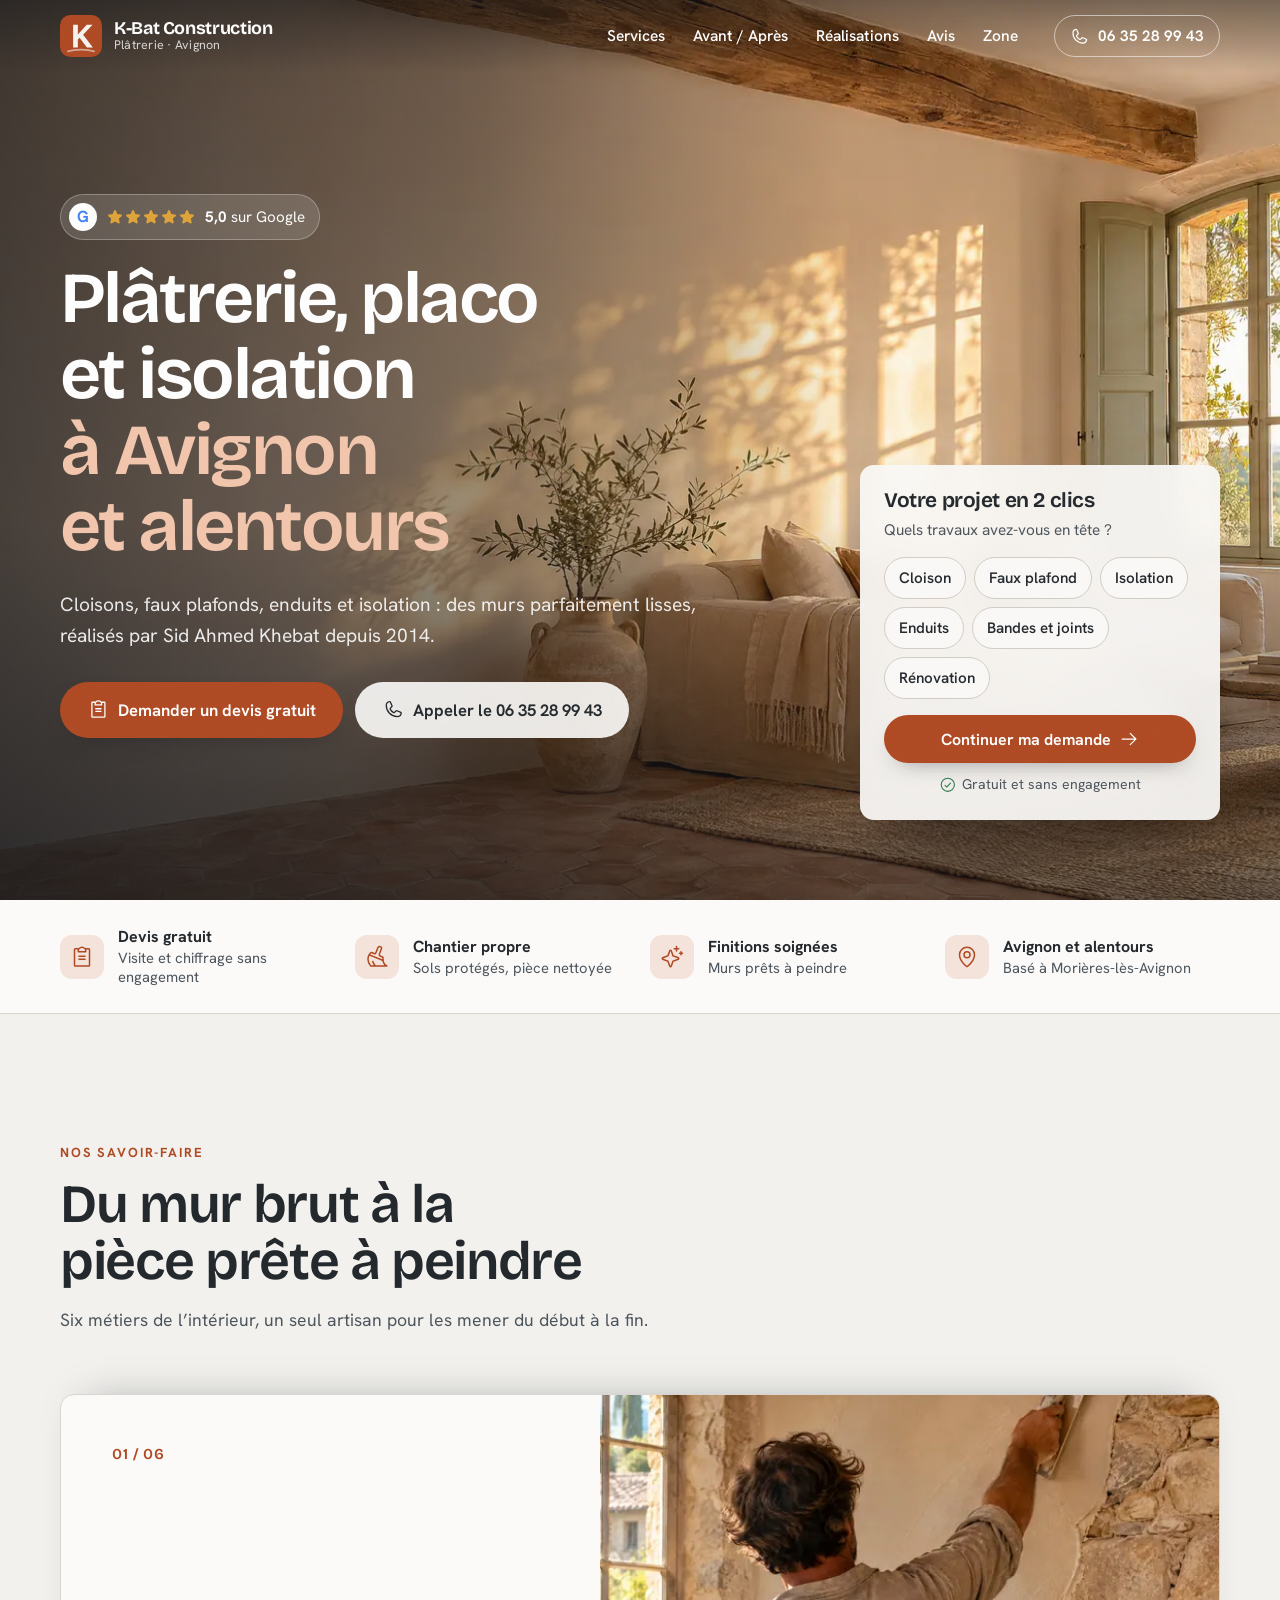
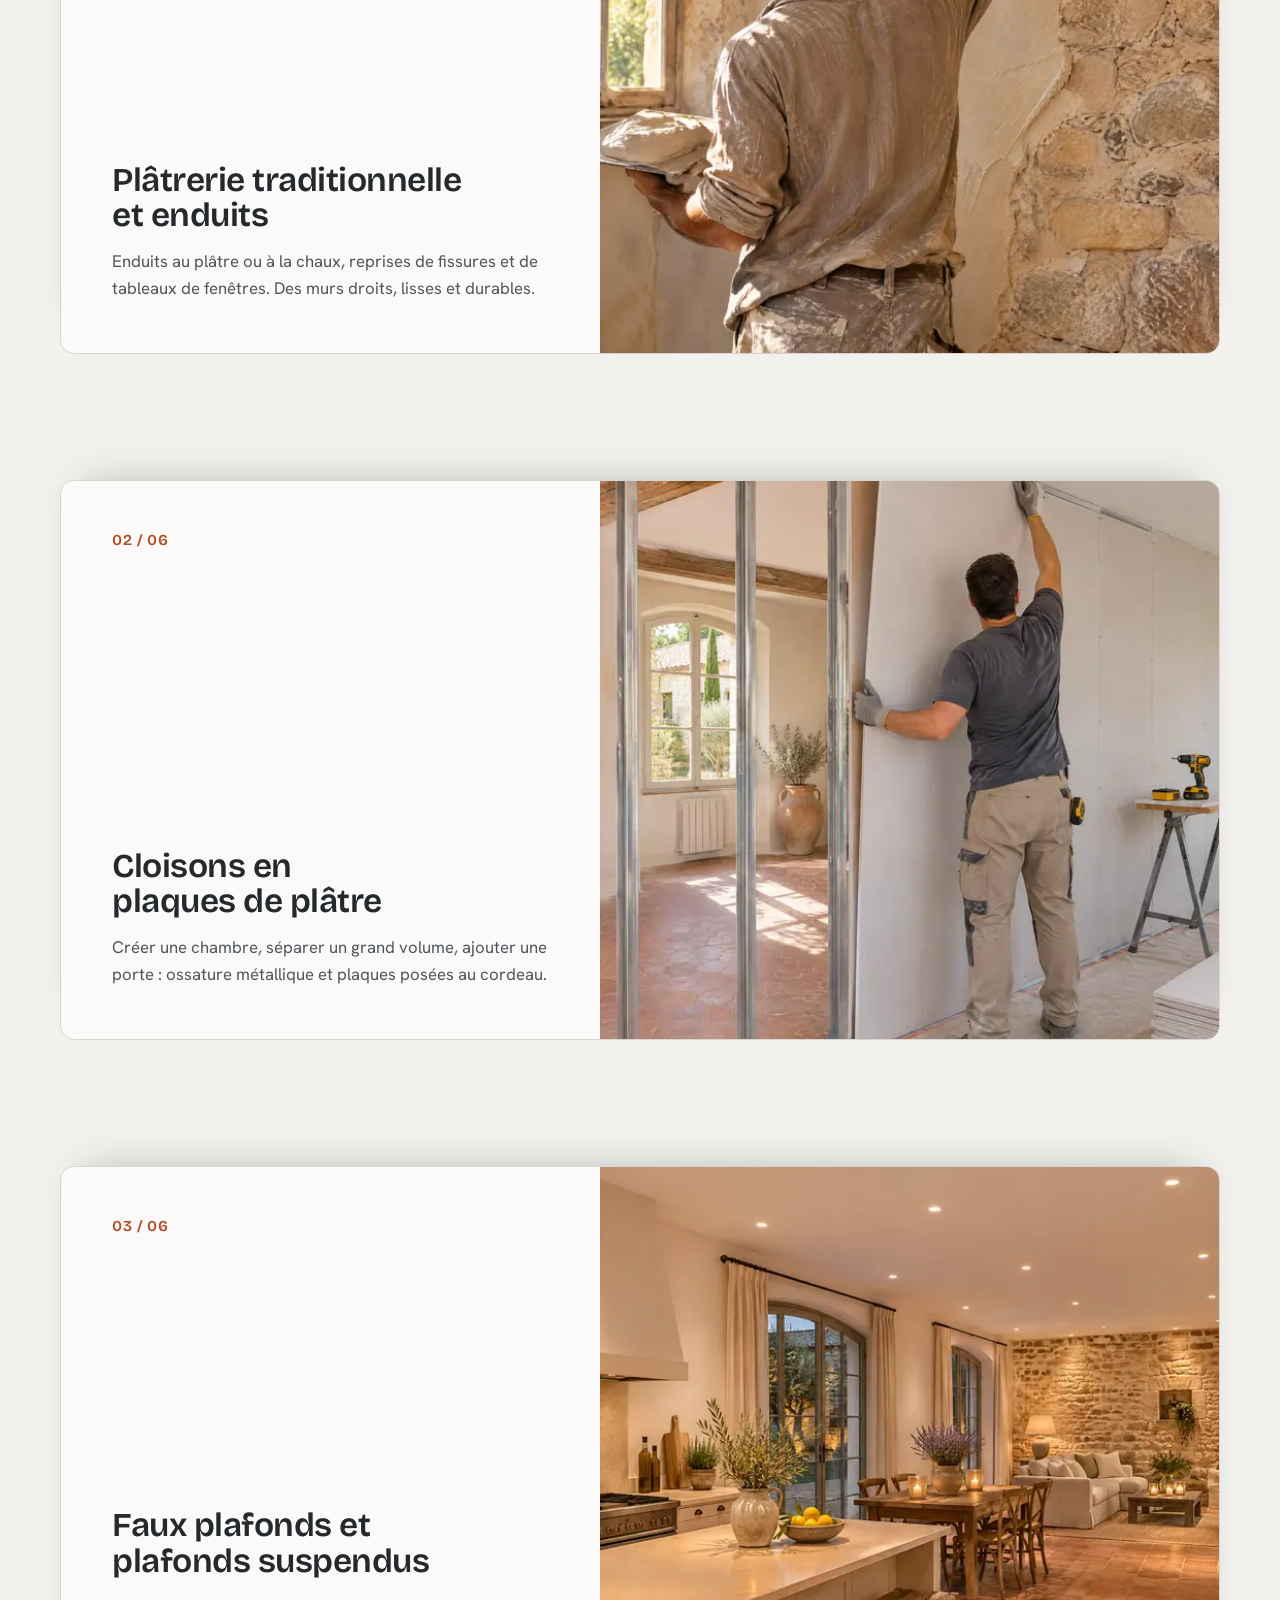
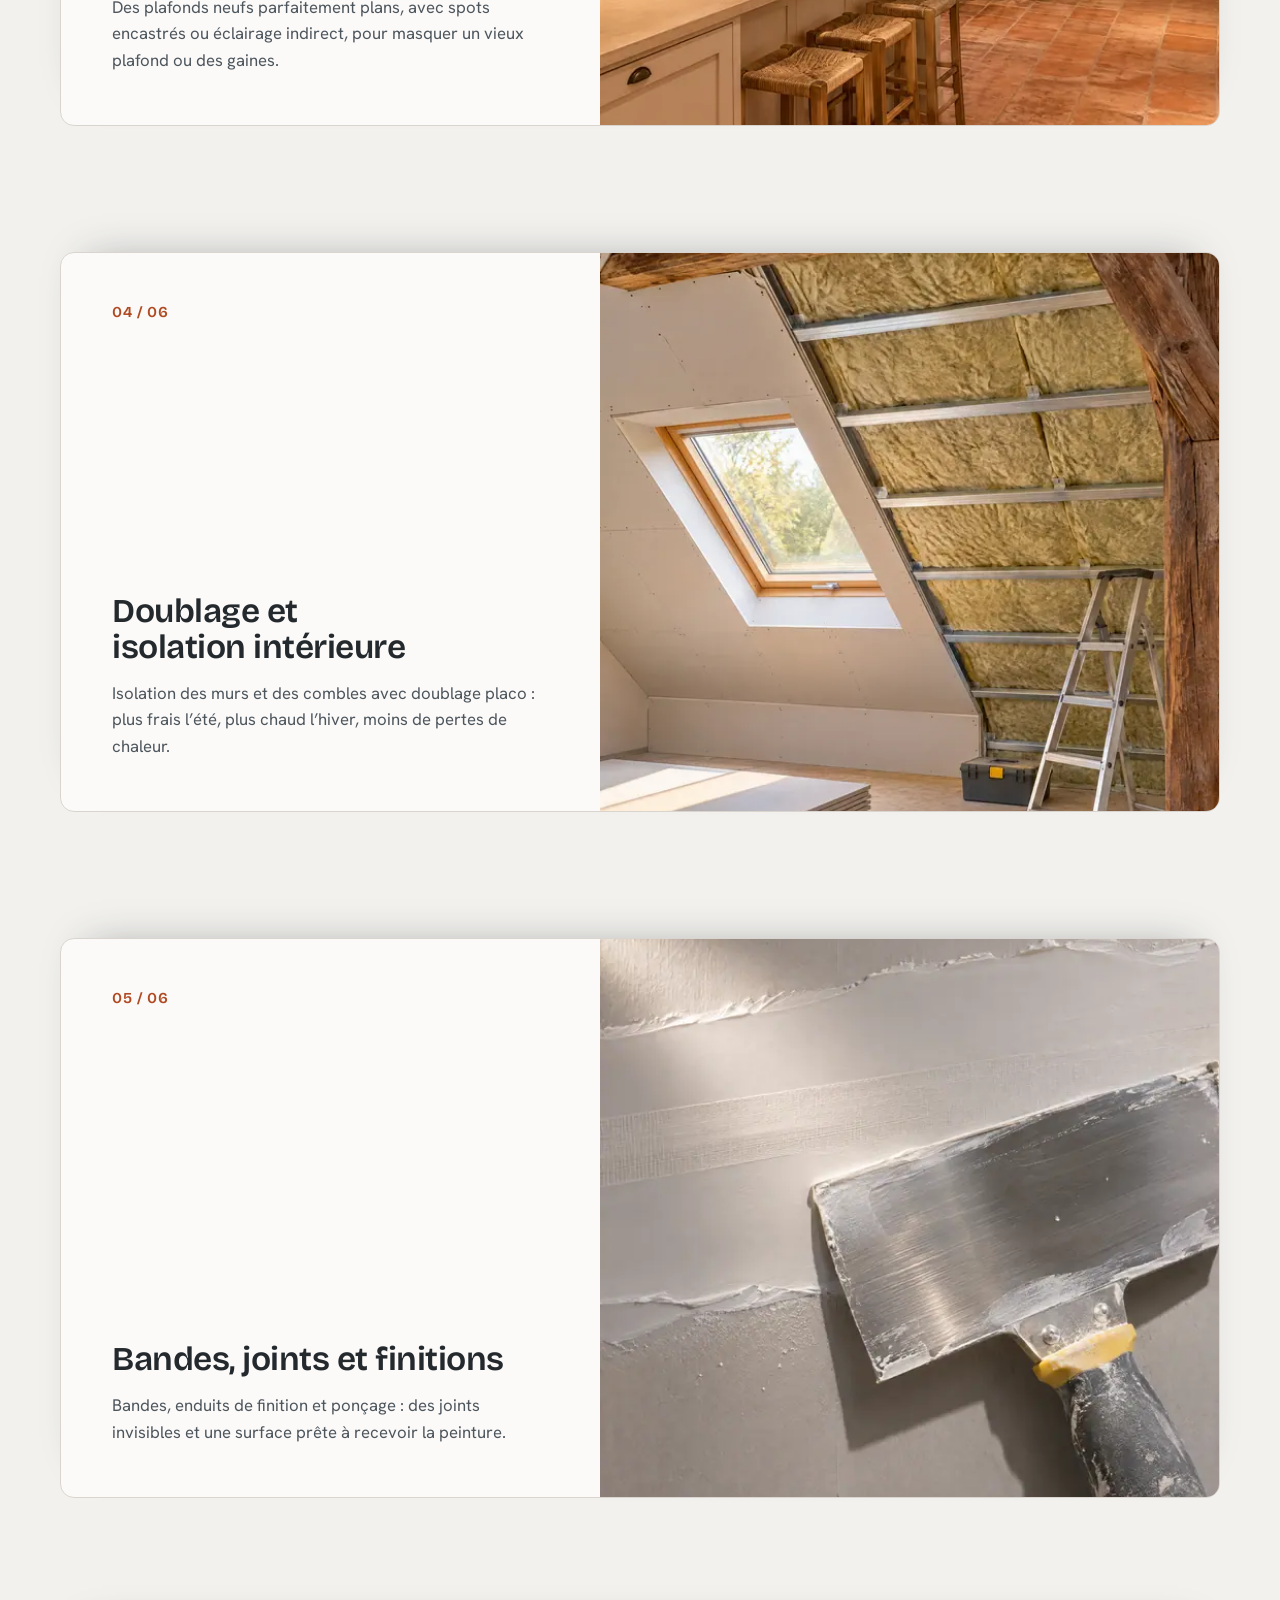
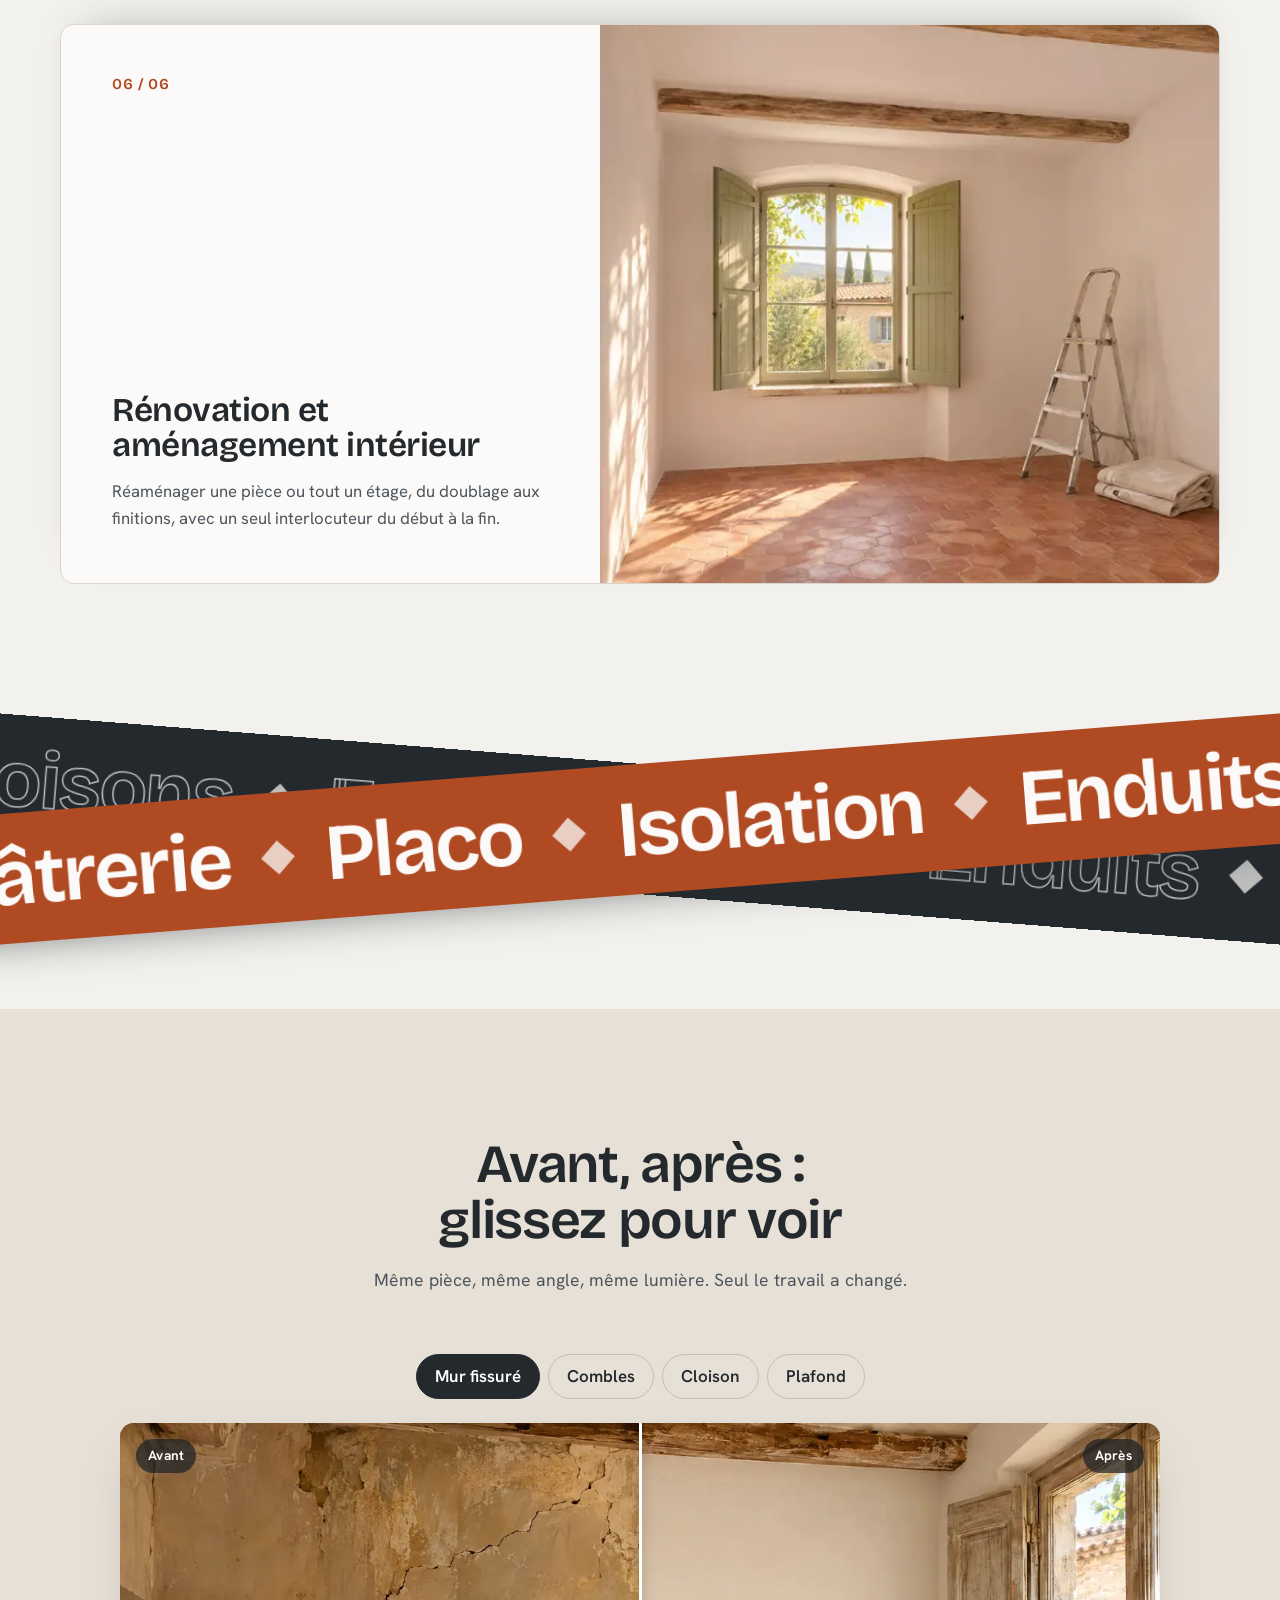
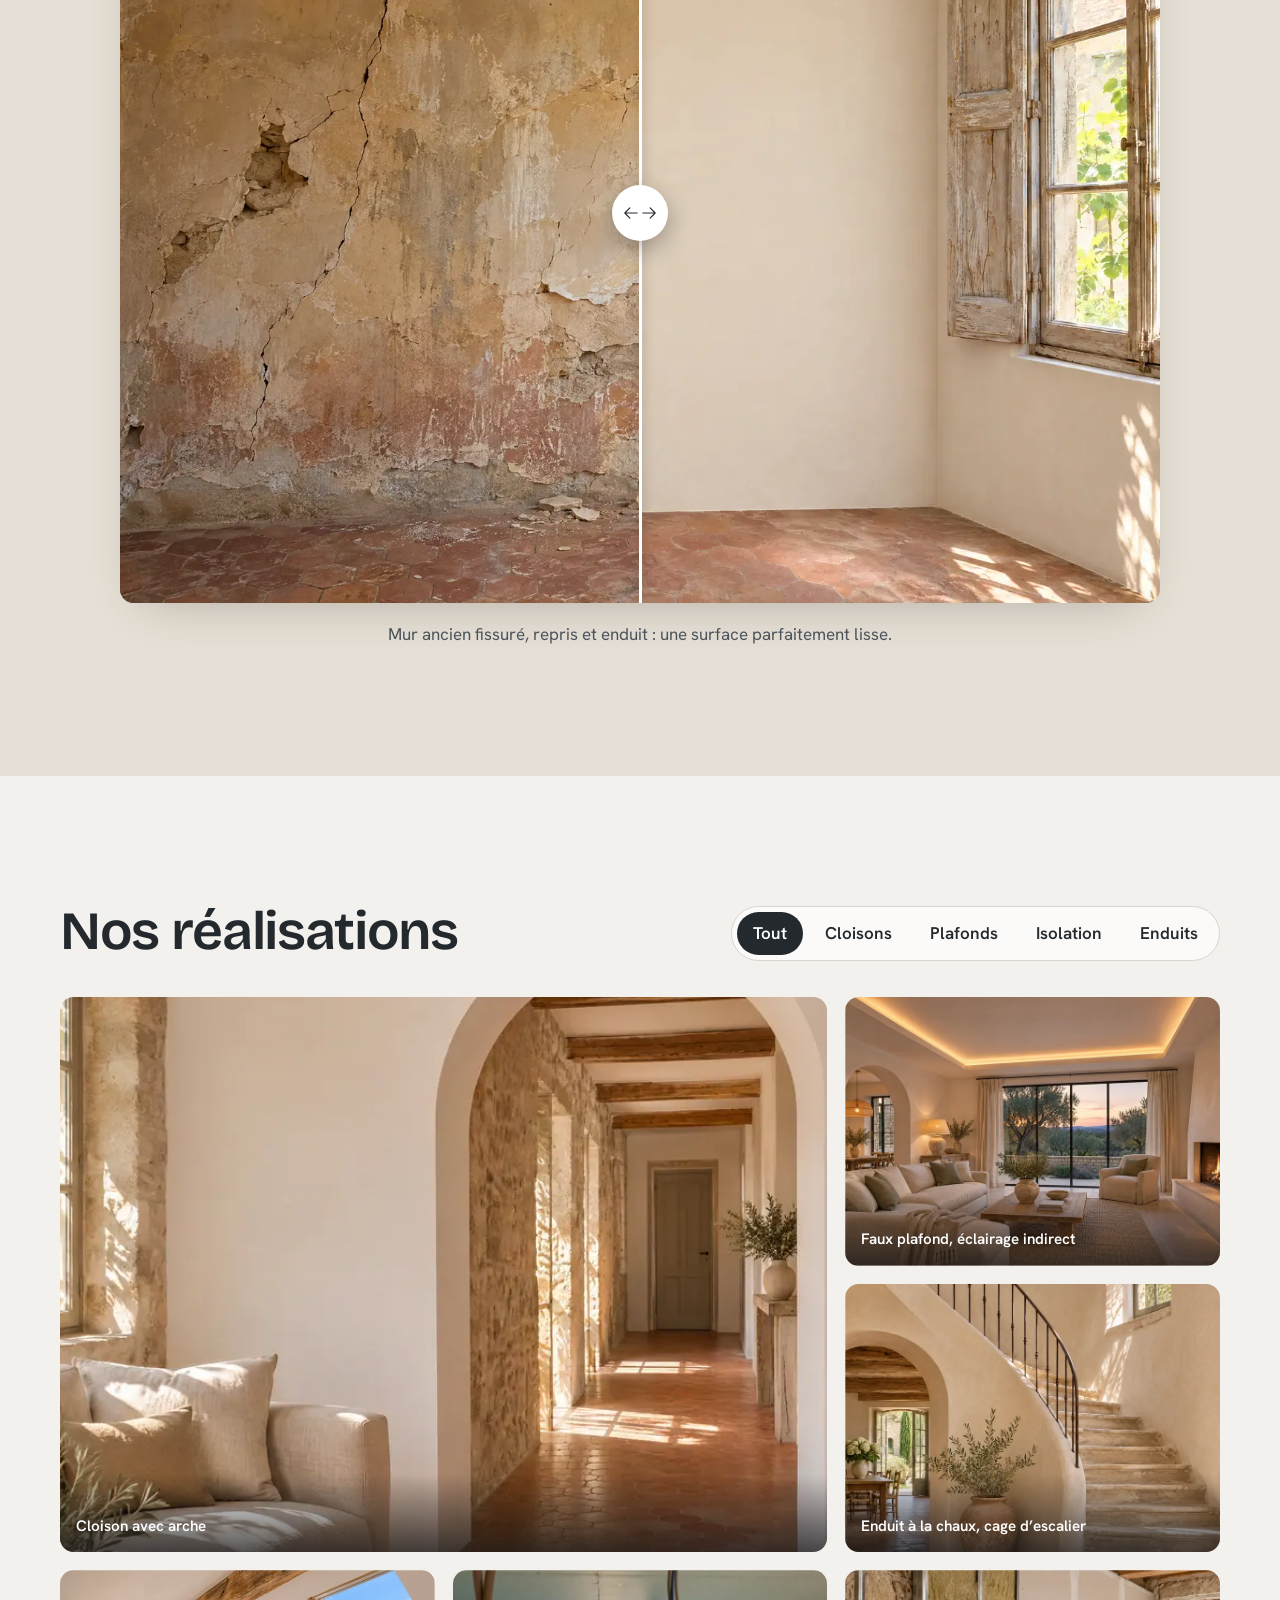
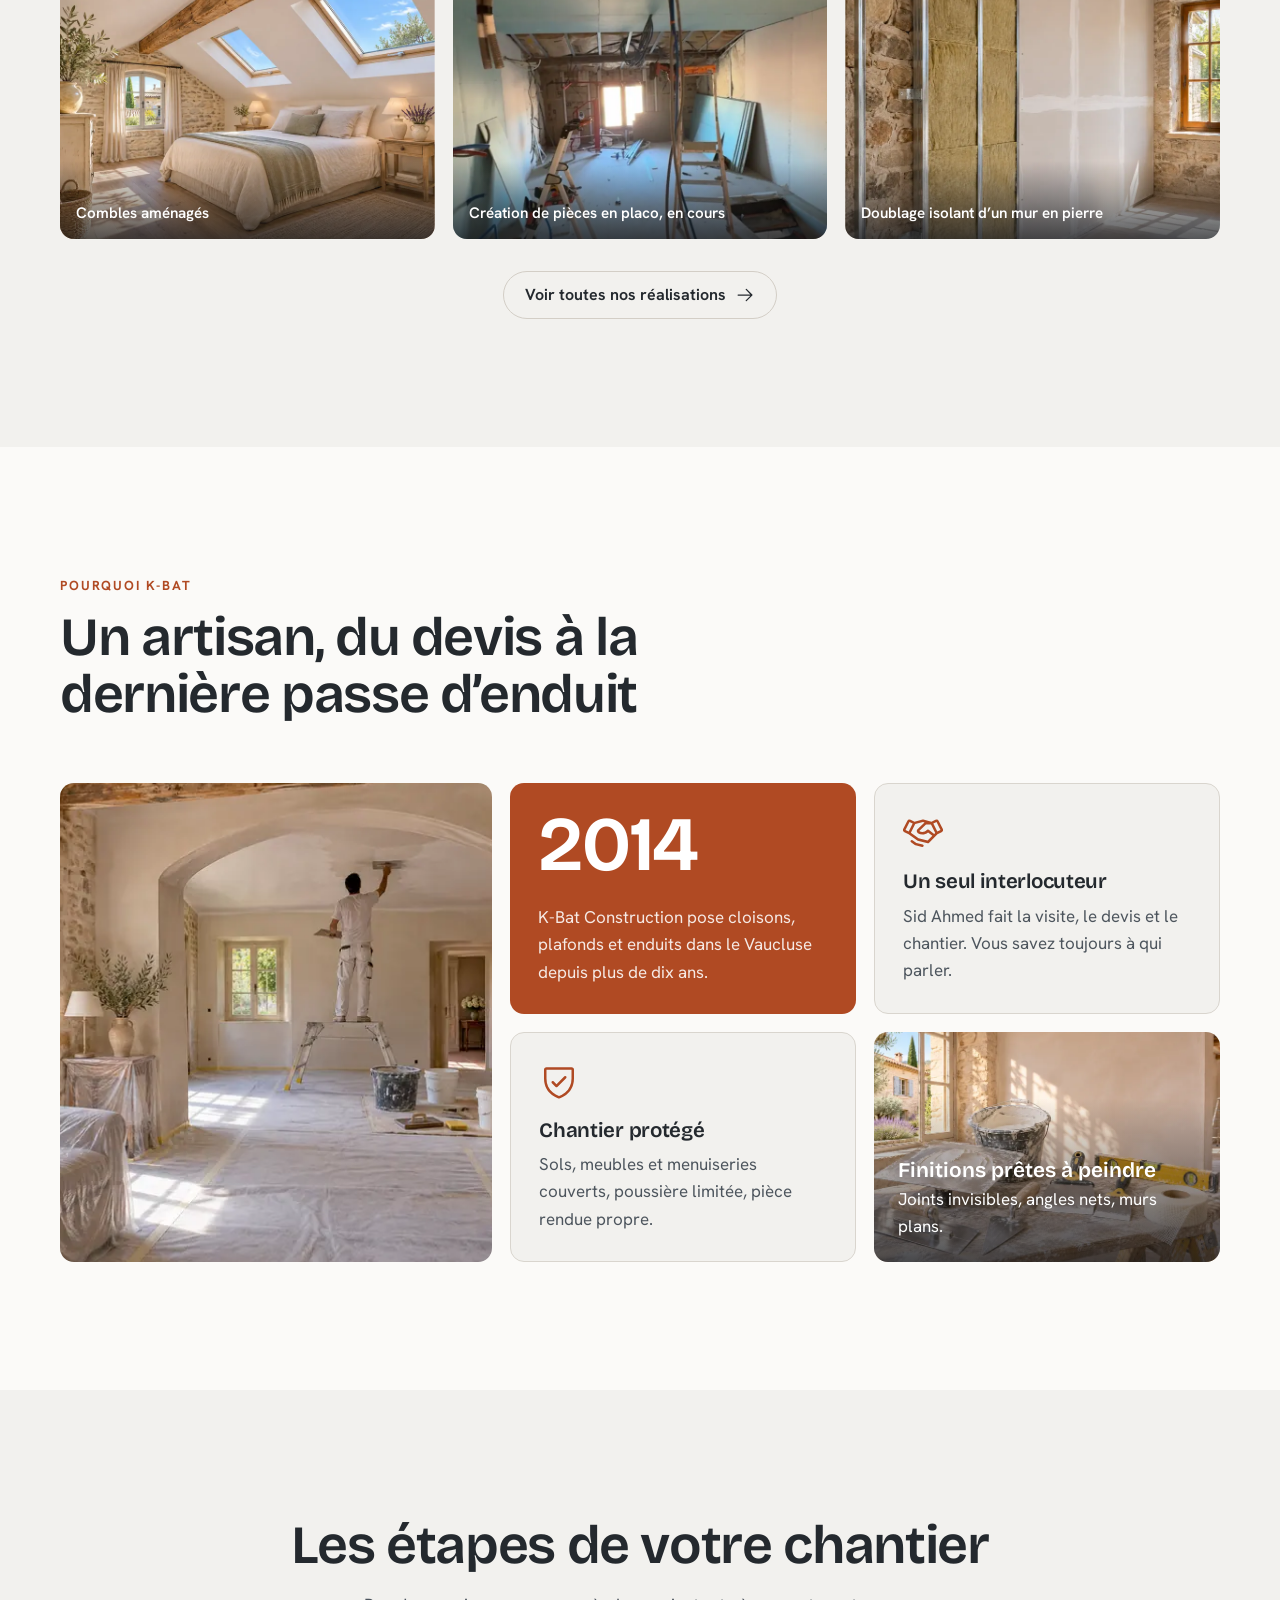
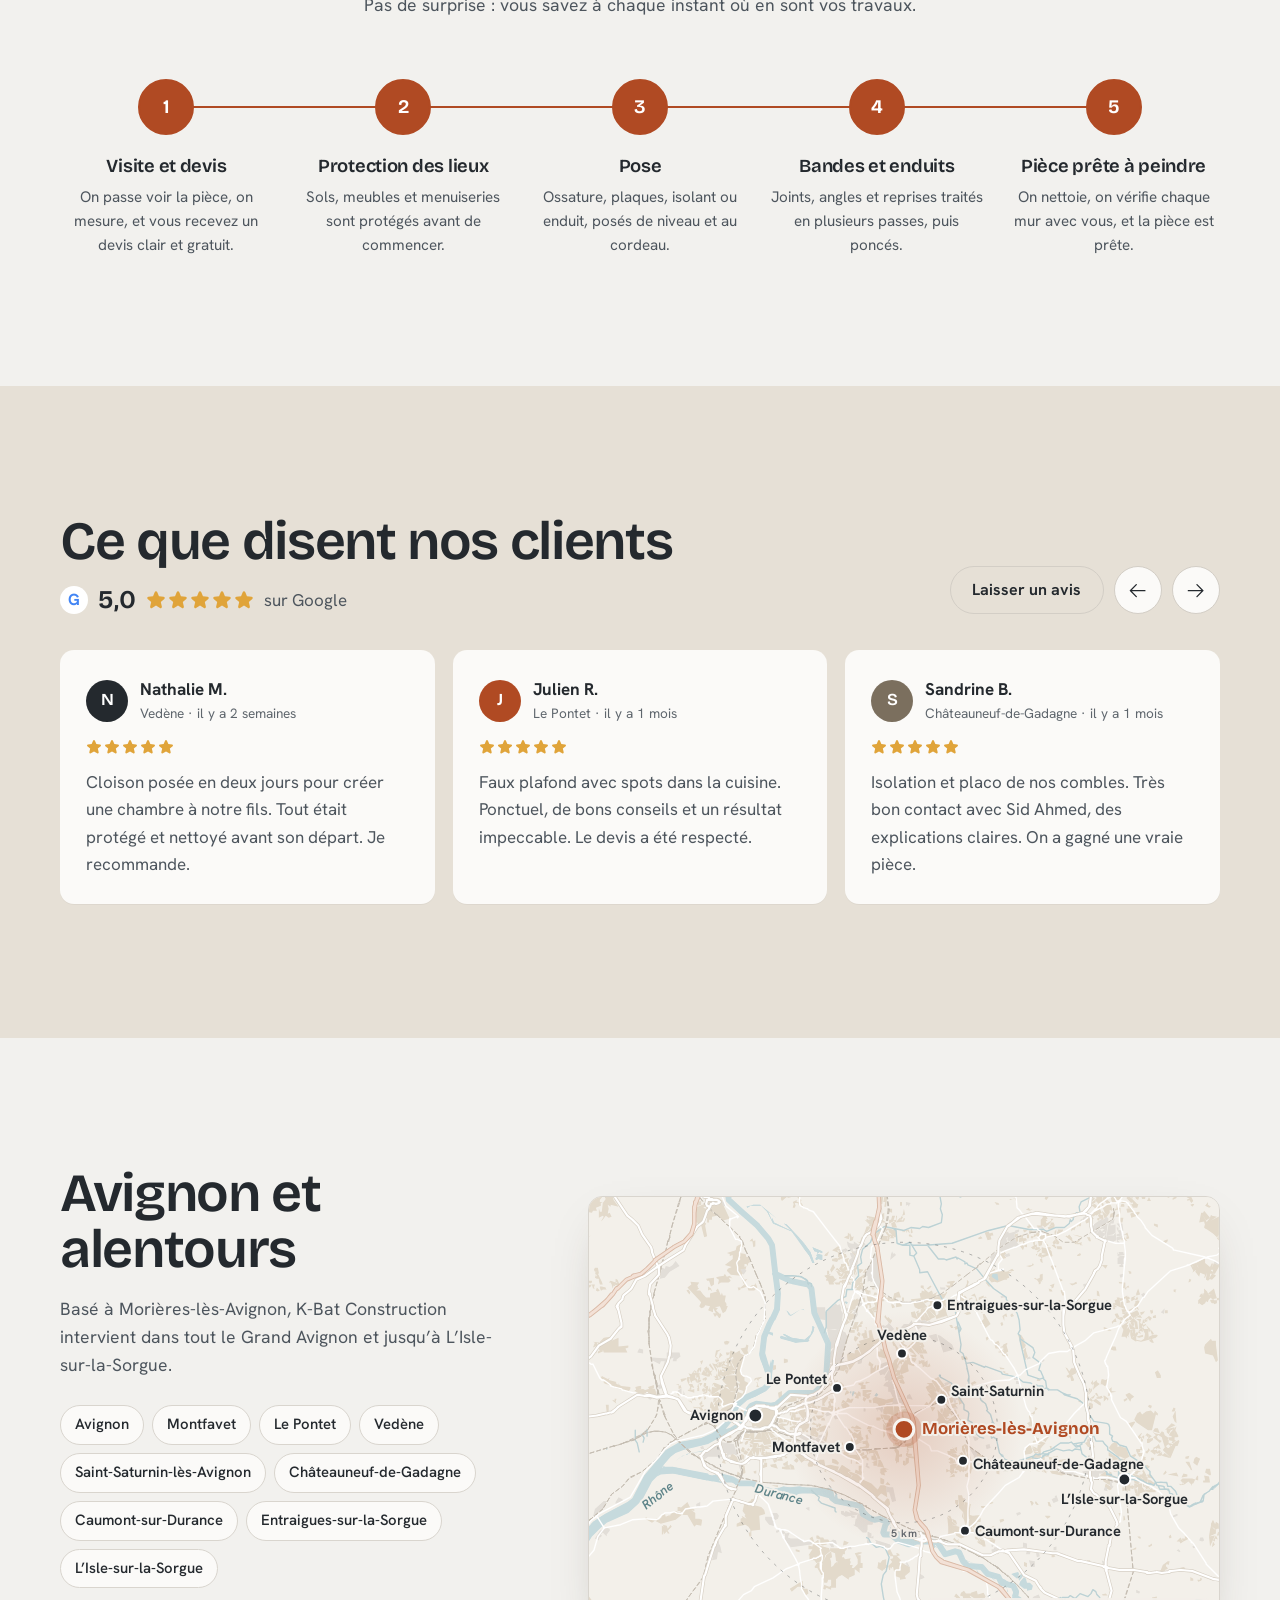
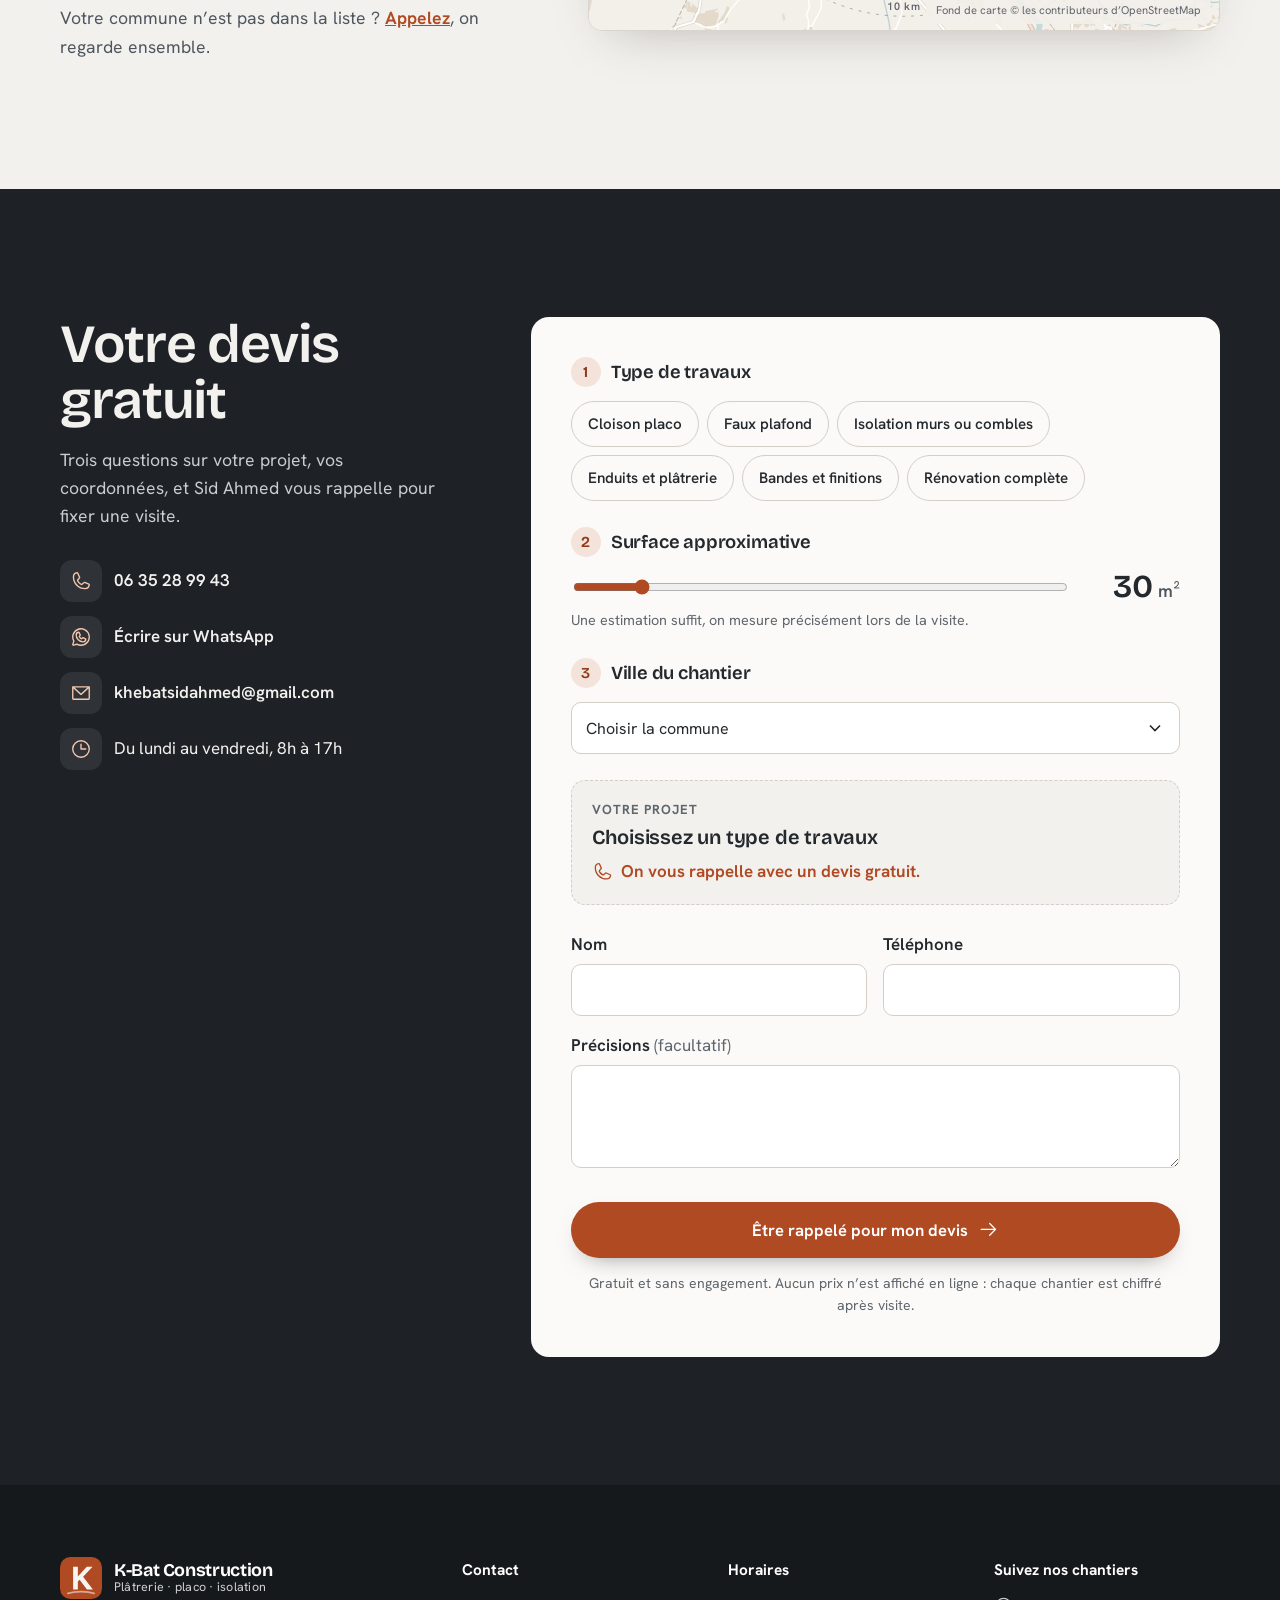
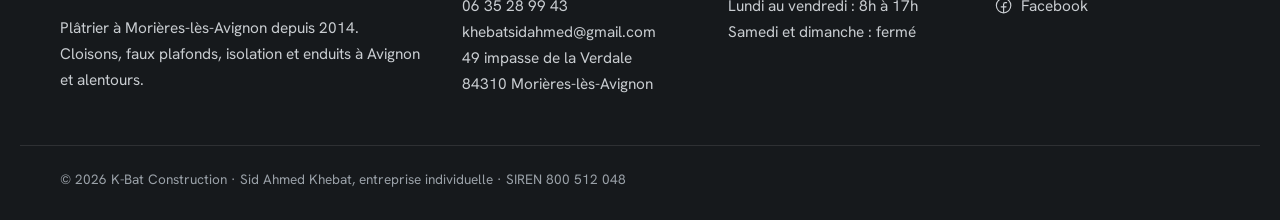
<file: index.html>
<!doctype html>
<html lang="fr">
<head>
<meta charset="utf-8">
<meta name="viewport" content="width=device-width, initial-scale=1, viewport-fit=cover">
<script>document.documentElement.style.setProperty("--vh",innerHeight/100+"px");matchMedia("(prefers-reduced-motion: reduce)").matches||(document.documentElement.classList.add("wow"),setTimeout(function(){var h=document.querySelector(".hero");h&&!h.classList.contains("is-go")&&h.classList.add("is-go","no-raw")},6000))</script>
<title>K-Bat Construction · Plâtrier, placo et isolation à Avignon</title>
<meta name="description" content="Plâtrier à Morières-lès-Avignon depuis 2014 : cloisons placo, faux plafonds, isolation, enduits et finitions prêtes à peindre à Avignon et alentours. Devis gratuit au 06 35 28 99 43.">
<meta name="robots" content="noindex, nofollow">
<meta name="theme-color" content="#F2F1EE">
<link rel="icon" type="image/svg+xml" href="favicon.svg">
<link rel="apple-touch-icon" href="apple-touch-icon.png">
<meta property="og:type" content="website">
<meta property="og:locale" content="fr_FR">
<meta property="og:title" content="K-Bat Construction · Plâtrerie, placo et isolation à Avignon">
<meta property="og:description" content="Cloisons, faux plafonds, isolation et enduits à Avignon et alentours. Devis gratuit.">
<meta property="og:image" content="og-image.jpg">
<meta name="twitter:card" content="summary_large_image">
<link rel="preload" href="assets/fonts/bricolage-grotesque-latin-wght-normal.woff2" as="font" type="font/woff2" crossorigin>
<link rel="preload" href="assets/fonts/hanken-grotesk-latin-wght-normal.woff2" as="font" type="font/woff2" crossorigin>
<link rel="preload" as="image" media="(min-width: 768px)" href="assets/img/hero-1600.webp" imagesrcset="assets/img/hero-1600.webp 1600w, assets/img/hero-2400.webp 2400w" imagesizes="100vw">
<link rel="preload" as="image" media="(min-width: 768px) and (prefers-reduced-motion: no-preference)" href="assets/img/hero-raw-1600.webp" imagesrcset="assets/img/hero-raw-1600.webp 1600w, assets/img/hero-raw-2400.webp 2400w" imagesizes="100vw">
<link rel="preload" as="image" media="(max-width: 767px) and (prefers-reduced-motion: no-preference)" href="assets/img/hero-raw-m-720.webp" imagesrcset="assets/img/hero-raw-m-720.webp 720w, assets/img/hero-raw-m-1080.webp 1080w" imagesizes="100vw">
<link rel="preload" as="image" media="(max-width: 767px)" href="assets/img/hero-m-720.webp" imagesrcset="assets/img/hero-m-720.webp 720w, assets/img/hero-m-1080.webp 1080w" imagesizes="100vw">
<link rel="stylesheet" href="assets/css/style.css?v=10">
<script type="application/ld+json">
{
  "@context": "https://schema.org",
  "@type": "HomeAndConstructionBusiness",
  "name": "K-Bat Construction",
  "description": "Plâtrerie, cloisons en plaques de plâtre, faux plafonds, isolation intérieure et enduits à Avignon et alentours.",
  "founder": "Sid Ahmed Khebat",
  "foundingDate": "2014",
  "telephone": "+33635289943",
  "email": "khebatsidahmed@gmail.com",
  "image": "og-image.jpg",
  "address": {"@type": "PostalAddress", "streetAddress": "49 impasse de la Verdale", "postalCode": "84310", "addressLocality": "Morières-lès-Avignon", "addressCountry": "FR"},
  "geo": {"@type": "GeoCoordinates", "latitude": 43.9536, "longitude": 4.9029},
  "openingHoursSpecification": [{"@type": "OpeningHoursSpecification", "dayOfWeek": ["Monday","Tuesday","Wednesday","Thursday","Friday"], "opens": "08:00", "closes": "17:00"}],
  "areaServed": ["Avignon","Le Pontet","Vedène","Saint-Saturnin-lès-Avignon","Châteauneuf-de-Gadagne","Caumont-sur-Durance","Entraigues-sur-la-Sorgue","L'Isle-sur-la-Sorgue","Montfavet","Morières-lès-Avignon"],
  "sameAs": ["https://www.facebook.com/p/K-bat-construction-61570720221980/"]
}
</script>
<script src="assets/js/main.js?v=10" defer></script>
</head>
<body>
<a class="skip" href="#main">Aller au contenu</a>

<header class="header" id="header">
  <div class="header__in">
    <a class="brand" href="#top" aria-label="K-Bat Construction, retour en haut de page">
      <svg class="brand__mark" viewBox="0 0 48 48" aria-hidden="true"><rect width="48" height="48" rx="12" fill="#B04A23"/><path d="M15 11h5.4v11.2L30.6 11h6.6L26.4 22.6 37.6 37h-6.8l-8.4-11-2 2.1V37H15Z" fill="#F7F5F1"/><path d="M9 41.5c8-2.6 22-2.6 30 0" fill="none" stroke="#F7F5F1" stroke-width="2" stroke-linecap="round" opacity=".55"/></svg>
      <span class="brand__txt" translate="no"><strong>K-Bat Construction</strong><small>Plâtrerie · Avignon</small></span>
    </a>
    <nav class="nav" id="nav" aria-label="Navigation principale">
      <a href="#services">Services</a>
      <a href="#avant-apres">Avant / Après</a>
      <a href="#realisations">Réalisations</a>
      <a href="#avis">Avis</a>
      <a href="#zone">Zone</a>
      <a class="nav__devis" href="#devis">Devis gratuit</a>
    </nav>
    <a class="btn btn--ghost btn--sm header__tel" href="tel:+33635289943" aria-label="Appeler le 06 35 28 99 43"><svg class="i" aria-hidden="true"><use href="#i-phone"/></svg><span>06 35 28 99 43</span></a>
    <a class="btn btn--terra btn--sm header__devis" href="#devis"><svg class="i" aria-hidden="true"><use href="#i-clipboard-text"/></svg><span class="hd-l">Demander un devis</span><span class="hd-s">Devis gratuit</span></a>
    <button class="burger" id="burger" aria-expanded="false" aria-controls="nav" aria-label="Ouvrir le menu"><span></span><span></span></button>
  </div>
</header>

<main id="main">

<!-- HERO -->
<section class="hero" id="top" aria-labelledby="titre">
  <div class="hero__media">
    <picture>
      <source media="(max-width: 767px)" srcset="assets/img/hero-m-720.webp 720w, assets/img/hero-m-1080.webp 1080w" sizes="100vw" width="1080" height="1920">
      <img src="assets/img/hero-1600.webp" srcset="assets/img/hero-1600.webp 1600w, assets/img/hero-2400.webp 2400w" sizes="100vw" width="2400" height="1357" alt="Salon provençal rénové : murs et plafond parfaitement lisses, poutre en chêne, tomettes et lumière chaude de fin de journée" fetchpriority="high">
    </picture>
    <video class="hero__video" id="hero-video" muted loop playsinline preload="none" aria-hidden="true" data-src="assets/video/hero.mp4" data-src-m="assets/video/hero-m.mp4"></video>
    <!-- Effet d'ouverture : la pièce en travaux, lissée par un coup de platoir qui révèle la pièce finie (visuel d'illustration) -->
    <picture class="hero__raw">
      <source media="(prefers-reduced-motion: reduce)" srcset="[data-uri]">
      <source media="(max-width: 767px)" srcset="assets/img/hero-raw-m-720.webp 720w, assets/img/hero-raw-m-1080.webp 1080w" sizes="100vw">
      <img src="assets/img/hero-raw-1600.webp" srcset="assets/img/hero-raw-1600.webp 1600w, assets/img/hero-raw-2400.webp 2400w" sizes="100vw" width="2400" height="1357" alt="" aria-hidden="true">
    </picture>
    <span class="hero__blade" aria-hidden="true"></span>
  </div>
  <div class="hero__in wrap">
    <div class="hero__body">
      <!-- EXEMPLE – à remplacer : note Google (le client n'a pas encore d'avis) -->
      <a class="gbadge" href="#avis">
        <span class="gbadge__g" aria-hidden="true">G</span>
        <span class="stars" aria-hidden="true"><svg><use href="#i-star"/></svg><svg><use href="#i-star"/></svg><svg><use href="#i-star"/></svg><svg><use href="#i-star"/></svg><svg><use href="#i-star"/></svg></span>
        <span><strong>5,0</strong> sur Google</span>
      </a>
      <h1 id="titre" class="trowel"><span class="trowel__l">Plâtrerie, placo</span> <span class="trowel__l">et isolation</span> <span class="trowel__l trowel__l--accent">à Avignon</span> <span class="trowel__l trowel__l--accent">et alentours</span></h1>
      <p class="hero__lead">Cloisons, faux plafonds, enduits et isolation&nbsp;: des murs parfaitement lisses, réalisés par Sid Ahmed Khebat depuis 2014.</p>
      <div class="hero__ctas" id="hero-ctas">
        <a class="btn btn--terra btn--lg" href="#devis"><svg class="i" aria-hidden="true"><use href="#i-clipboard-text"/></svg>Demander un devis gratuit</a>
        <a class="btn btn--light btn--lg" href="tel:+33635289943"><svg class="i" aria-hidden="true"><use href="#i-phone"/></svg>Appeler le 06 35 28 99 43</a>
      </div>
    </div>

    <form class="quick" id="quick" aria-labelledby="quick-t">
      <p class="quick__t" id="quick-t">Votre projet en 2 clics</p>
      <p class="quick__s">Quels travaux avez-vous en tête&nbsp;?</p>
      <div class="chips" role="group" aria-label="Type de travaux">
        <label class="chip"><input type="radio" name="q-type" value="Cloison placo"><span>Cloison</span></label>
        <label class="chip"><input type="radio" name="q-type" value="Faux plafond"><span>Faux plafond</span></label>
        <label class="chip"><input type="radio" name="q-type" value="Isolation"><span>Isolation</span></label>
        <label class="chip"><input type="radio" name="q-type" value="Enduits et plâtrerie"><span>Enduits</span></label>
        <label class="chip"><input type="radio" name="q-type" value="Bandes et finitions"><span>Bandes et joints</span></label>
        <label class="chip"><input type="radio" name="q-type" value="Rénovation intérieure"><span>Rénovation</span></label>
      </div>
      <button class="btn btn--terra btn--block" type="submit">Continuer ma demande<svg class="i" aria-hidden="true"><use href="#i-arrow-right"/></svg></button>
      <p class="quick__f"><svg class="i" aria-hidden="true"><use href="#i-check-circle"/></svg>Gratuit et sans engagement</p>
    </form>
  </div>
</section>

<!-- BANDEAU DE CONFIANCE -->
<section class="trust" aria-label="Nos engagements">
  <ul class="trust__list wrap">
    <li><svg class="i" aria-hidden="true"><use href="#i-clipboard-text"/></svg><span><strong>Devis gratuit</strong>Visite et chiffrage sans engagement</span></li>
    <li><svg class="i" aria-hidden="true"><use href="#i-broom"/></svg><span><strong>Chantier propre</strong>Sols protégés, pièce nettoyée</span></li>
    <li><svg class="i" aria-hidden="true"><use href="#i-sparkle"/></svg><span><strong>Finitions soignées</strong>Murs prêts à peindre</span></li>
    <li><svg class="i" aria-hidden="true"><use href="#i-map-pin"/></svg><span><strong>Avignon et alentours</strong>Basé à Morières-lès-Avignon</span></li>
  </ul>
</section>

<!-- SERVICES -->
<section class="section services" id="services" aria-labelledby="services-t">
  <div class="wrap">
    <div class="shead reveal">
      <p class="eyebrow">Nos savoir-faire</p>
      <h2 id="services-t">Du mur brut à la pièce prête à peindre</h2>
      <p>Six métiers de l’intérieur, un seul artisan pour les mener du début à la fin.</p>
    </div>

    <div class="srv">
      <ol class="srv__list">
        <!-- Services : titre + 2 lignes + photo. Modifier ici. -->
        <li class="srv__item reveal" data-srv="0">
          <img class="srv__img" src="assets/img/srv-platrerie-600.webp" srcset="assets/img/srv-platrerie-600.webp 600w, assets/img/srv-platrerie-1000.webp 1000w" sizes="(min-width: 961px) 560px, 120px" width="600" height="750" alt="Plâtrier appliquant un enduit lisse sur un mur en pierre" loading="lazy" decoding="async">
          <div><h3>Plâtrerie traditionnelle et enduits</h3><p>Enduits au plâtre ou à la chaux, reprises de fissures et de tableaux de fenêtres. Des murs droits, lisses et durables.</p></div>
        </li>
        <li class="srv__item reveal" data-srv="1">
          <img class="srv__img" src="assets/img/srv-placo-600.webp" srcset="assets/img/srv-placo-600.webp 600w, assets/img/srv-placo-1000.webp 1000w" sizes="(min-width: 961px) 560px, 120px" width="600" height="750" alt="Pose d’une plaque de plâtre sur ossature métallique" loading="lazy" decoding="async">
          <div><h3>Cloisons en plaques de plâtre</h3><p>Créer une chambre, séparer un grand volume, ajouter une porte&nbsp;: ossature métallique et plaques posées au cordeau.</p></div>
        </li>
        <li class="srv__item reveal" data-srv="2">
          <img class="srv__img" src="assets/img/srv-plafond-600.webp" srcset="assets/img/srv-plafond-600.webp 600w, assets/img/srv-plafond-1000.webp 1000w" sizes="(min-width: 961px) 560px, 120px" width="600" height="750" alt="Cuisine provençale avec faux plafond blanc et spots encastrés" loading="lazy" decoding="async">
          <div><h3>Faux plafonds et plafonds suspendus</h3><p>Des plafonds neufs parfaitement plans, avec spots encastrés ou éclairage indirect, pour masquer un vieux plafond ou des gaines.</p></div>
        </li>
        <li class="srv__item reveal" data-srv="3">
          <img class="srv__img" src="assets/img/srv-isolation-600.webp" srcset="assets/img/srv-isolation-600.webp 600w, assets/img/srv-isolation-1000.webp 1000w" sizes="(min-width: 961px) 560px, 120px" width="600" height="750" alt="Isolation de combles en laine minérale avant pose des plaques" loading="lazy" decoding="async">
          <div><h3>Doublage et isolation intérieure</h3><p>Isolation des murs et des combles avec doublage placo&nbsp;: plus frais l’été, plus chaud l’hiver, moins de pertes de chaleur.</p></div>
        </li>
        <li class="srv__item reveal" data-srv="4">
          <img class="srv__img" src="assets/img/srv-bandes-600.webp" srcset="assets/img/srv-bandes-600.webp 600w, assets/img/srv-bandes-1000.webp 1000w" sizes="(min-width: 961px) 560px, 120px" width="600" height="750" alt="Couteau à enduire sur une bande de joint entre deux plaques" loading="lazy" decoding="async">
          <div><h3>Bandes, joints et finitions</h3><p>Bandes, enduits de finition et ponçage&nbsp;: des joints invisibles et une surface prête à recevoir la peinture.</p></div>
        </li>
        <li class="srv__item reveal" data-srv="5">
          <img class="srv__img" src="assets/img/srv-renovation-600.webp" srcset="assets/img/srv-renovation-600.webp 600w, assets/img/srv-renovation-1000.webp 1000w" sizes="(min-width: 961px) 560px, 120px" width="600" height="750" alt="Chambre rénovée aux murs lisses, prête à peindre" loading="lazy" decoding="async">
          <div><h3>Rénovation et aménagement intérieur</h3><p>Réaménager une pièce ou tout un étage, du doublage aux finitions, avec un seul interlocuteur du début à la fin.</p></div>
        </li>
      </ol>
    </div>
  </div>
</section>

<!-- BANDEAU -->
<div class="tape" aria-hidden="true">
  <div class="tape__row tape__row--b"><div class="tape__track"><span>Cloisons</span><i></i><span>Faux plafonds</span><i></i><span>Enduits</span><i></i><span>Isolation</span><i></i><span>Placo</span><i></i><span>Plâtrerie</span><i></i><span>Cloisons</span><i></i><span>Faux plafonds</span><i></i><span>Enduits</span><i></i><span>Isolation</span><i></i><span>Placo</span><i></i><span>Plâtrerie</span><i></i></div></div>
  <div class="tape__row tape__row--a"><div class="tape__track"><span>Plâtrerie</span><i></i><span>Placo</span><i></i><span>Isolation</span><i></i><span>Enduits</span><i></i><span>Faux plafonds</span><i></i><span>Cloisons</span><i></i><span>Plâtrerie</span><i></i><span>Placo</span><i></i><span>Isolation</span><i></i><span>Enduits</span><i></i><span>Faux plafonds</span><i></i><span>Cloisons</span><i></i></div></div>
</div>

<!-- AVANT / APRÈS -->
<!-- EXEMPLE – à remplacer : visuels d'illustration, à remplacer par les vraies photos avant/après du client -->
<section class="section ba" id="avant-apres" aria-labelledby="ba-t">
  <div class="wrap">
    <div class="shead shead--center reveal">
      <h2 id="ba-t">Avant, après&nbsp;: glissez pour voir</h2>
      <p>Même pièce, même angle, même lumière. Seul le travail a changé.</p>
    </div>
    <div class="ba__tabs" role="tablist" aria-label="Choisir un chantier">
      <button role="tab" aria-selected="true" data-ba="0">Mur fissuré</button>
      <button role="tab" aria-selected="false" data-ba="1" tabindex="-1">Combles</button>
      <button role="tab" aria-selected="false" data-ba="2" tabindex="-1">Cloison</button>
      <button role="tab" aria-selected="false" data-ba="3" tabindex="-1">Plafond</button>
    </div>
    <div class="ba__stage reveal" id="ba-stage">
      <figure class="cmp" style="--pos:50%">
        <img class="cmp__after" id="ba-after" src="assets/img/ap1-apres-1400.webp" srcset="assets/img/ap1-apres-800.webp 800w, assets/img/ap1-apres-1400.webp 1400w" sizes="(min-width: 1100px) 1040px, 100vw" width="1400" height="1050" alt="Après : mur enduit parfaitement lisse" loading="lazy" decoding="async">
        <img class="cmp__before" id="ba-before" src="assets/img/ap1-avant-1400.webp" srcset="assets/img/ap1-avant-800.webp 800w, assets/img/ap1-avant-1400.webp 1400w" sizes="(min-width: 1100px) 1040px, 100vw" width="1400" height="1050" alt="Avant : mur ancien fissuré, enduit qui s’effrite" loading="lazy" decoding="async">
        <span class="cmp__tag cmp__tag--b" aria-hidden="true">Avant</span>
        <span class="cmp__tag cmp__tag--a" aria-hidden="true">Après</span>
        <span class="cmp__handle" aria-hidden="true"><svg class="i"><use href="#i-arrow-left"/></svg><svg class="i"><use href="#i-arrow-right"/></svg></span>
        <input class="cmp__range" type="range" min="0" max="100" value="50" aria-label="Comparer avant et après">
      </figure>
      <p class="ba__cap" id="ba-cap" aria-live="polite">Mur ancien fissuré, repris et enduit&nbsp;: une surface parfaitement lisse.</p>
    </div>
  </div>
</section>

<!-- RÉALISATIONS -->
<section class="section works" id="realisations" aria-labelledby="works-t">
  <div class="wrap">
    <div class="works__head reveal">
      <h2 id="works-t">Nos réalisations</h2>
      <div class="filters" role="group" aria-label="Filtrer les réalisations">
        <button class="is-on" data-f="all" aria-pressed="true">Tout</button>
        <button data-f="cloisons" aria-pressed="false">Cloisons</button>
        <button data-f="plafonds" aria-pressed="false">Plafonds</button>
        <button data-f="isolation" aria-pressed="false">Isolation</button>
        <button data-f="enduits" aria-pressed="false">Enduits</button>
      </div>
    </div>
    <!-- Galerie : les 2 photos "en cours" (g-chantier-1 et 2) sont de vraies photos du client (Instagram). Les autres : EXEMPLE – à remplacer -->
    <ul class="grid" id="grid">
      <li data-cat="cloisons"><figure><img src="assets/img/g-arche-800.webp" width="800" height="1067" alt="Cloison en plâtre avec arche provençale entre salon et couloir" loading="lazy" decoding="async"><figcaption>Cloison avec arche</figcaption></figure></li>
      <li data-cat="plafonds"><figure><img src="assets/img/g-led-800.webp" width="800" height="600" alt="Salon avec faux plafond et éclairage indirect" loading="lazy" decoding="async"><figcaption>Faux plafond, éclairage indirect</figcaption></figure></li>
      <li data-cat="enduits"><figure><img src="assets/img/g-escalier-800.webp" width="800" height="1067" alt="Entrée avec escalier en pierre et murs enduits à la chaux" loading="lazy" decoding="async"><figcaption>Enduit à la chaux, cage d’escalier</figcaption></figure></li>
      <li data-cat="isolation"><figure><img src="assets/img/g-combles-800.webp" width="800" height="600" alt="Combles aménagés en chambre, plafond rampant en plaques de plâtre" loading="lazy" decoding="async"><figcaption>Combles aménagés</figcaption></figure></li>
      <li data-cat="cloisons"><figure><img src="assets/img/g-chantier-1-800.webp" width="800" height="1067" alt="Création de pièces en plaques de plâtre sur un chantier K-Bat" loading="lazy" decoding="async"><figcaption>Création de pièces en placo, en cours</figcaption></figure></li>
      <li data-cat="isolation"><figure><img src="assets/img/g-doublage-800.webp" width="800" height="1067" alt="Doublage isolant sur un mur en pierre, plaques en cours de pose" loading="lazy" decoding="async"><figcaption>Doublage isolant d’un mur en pierre</figcaption></figure></li>
      <li data-cat="plafonds"><figure><img src="assets/img/g-corniche-800.webp" width="800" height="1067" alt="Plafond neuf avec corniche moulurée" loading="lazy" decoding="async"><figcaption>Plafond neuf et corniche</figcaption></figure></li>
      <li data-cat="plafonds"><figure><img src="assets/img/g-cuisine-800.webp" width="800" height="600" alt="Cuisine provençale avec faux plafond et spots encastrés" loading="lazy" decoding="async"><figcaption>Faux plafond et spots, cuisine</figcaption></figure></li>
      <li data-cat="cloisons"><figure><img src="assets/img/g-dressing-800.webp" width="800" height="600" alt="Chambre avec cloison créant un dressing" loading="lazy" decoding="async"><figcaption>Cloison et dressing</figcaption></figure></li>
      <li data-cat="enduits"><figure><img src="assets/img/g-chaux-800.webp" width="800" height="1067" alt="Enduit à la chaux appliqué au platoir sur un mur en pierre" loading="lazy" decoding="async"><figcaption>Enduit à la chaux sur pierre</figcaption></figure></li>
      <li data-cat="enduits"><figure><img src="assets/img/g-sdb-800.webp" width="800" height="600" alt="Salle de bain aux murs en enduit minéral couleur pierre" loading="lazy" decoding="async"><figcaption>Enduit minéral, salle de bain</figcaption></figure></li>
      <li data-cat="isolation"><figure><img src="assets/img/g-chantier-2-800.webp" width="800" height="1067" alt="Pièce en cours d’isolation et de pose de plaques sur un chantier K-Bat" loading="lazy" decoding="async"><figcaption>Isolation et plaques, en cours</figcaption></figure></li>
    </ul>
    <p class="works__more"><button class="btn btn--ghost" id="works-more" type="button">Voir toutes nos réalisations<svg class="i" aria-hidden="true"><use href="#i-arrow-right"/></svg></button></p>
  </div>
</section>

<!-- POURQUOI NOUS -->
<section class="section why" aria-labelledby="why-t">
  <div class="wrap">
    <div class="shead reveal">
      <p class="eyebrow">Pourquoi K-Bat</p>
      <h2 id="why-t">Un artisan, du devis à la dernière passe d’enduit</h2>
    </div>
    <div class="bento">
      <figure class="bento__a reveal"><img src="assets/img/why-chantier-1200.webp" srcset="assets/img/why-chantier-800.webp 800w, assets/img/why-chantier-1200.webp 1200w" sizes="(min-width: 900px) 58vw, 100vw" width="1200" height="800" alt="Chantier protégé : sol couvert, meubles emballés, plâtrier au travail" loading="lazy" decoding="async"></figure>
      <div class="bento__b reveal"><span class="big">2014</span><p>K-Bat Construction pose cloisons, plafonds et enduits dans le Vaucluse depuis plus de dix ans.</p></div>
      <div class="bento__c reveal"><svg class="i" aria-hidden="true"><use href="#i-handshake"/></svg><h3>Un seul interlocuteur</h3><p>Sid Ahmed fait la visite, le devis et le chantier. Vous savez toujours à qui parler.</p></div>
      <div class="bento__d reveal"><svg class="i" aria-hidden="true"><use href="#i-shield-check"/></svg><h3>Chantier protégé</h3><p>Sols, meubles et menuiseries couverts, poussière limitée, pièce rendue propre.</p></div>
      <figure class="bento__e reveal"><img src="assets/img/why-outils-800.webp" width="800" height="533" alt="Outils de plâtrier : platoirs, couteaux à enduire, taloche" loading="lazy" decoding="async"><figcaption><strong>Finitions prêtes à peindre</strong>Joints invisibles, angles nets, murs plans.</figcaption></figure>
    </div>
  </div>
</section>

<!-- ÉTAPES -->
<section class="section steps" aria-labelledby="steps-t">
  <div class="wrap">
    <div class="shead shead--center reveal">
      <h2 id="steps-t">Les étapes de votre chantier</h2>
      <p>Pas de surprise&nbsp;: vous savez à chaque instant où en sont vos travaux.</p>
    </div>
    <ol class="frise" id="frise">
      <li><span class="frise__n">1</span><h3>Visite et devis</h3><p>On passe voir la pièce, on mesure, et vous recevez un devis clair et gratuit.</p></li>
      <li><span class="frise__n">2</span><h3>Protection des lieux</h3><p>Sols, meubles et menuiseries sont protégés avant de commencer.</p></li>
      <li><span class="frise__n">3</span><h3>Pose</h3><p>Ossature, plaques, isolant ou enduit, posés de niveau et au cordeau.</p></li>
      <li><span class="frise__n">4</span><h3>Bandes et enduits</h3><p>Joints, angles et reprises traités en plusieurs passes, puis poncés.</p></li>
      <li><span class="frise__n">5</span><h3>Pièce prête à peindre</h3><p>On nettoie, on vérifie chaque mur avec vous, et la pièce est prête.</p></li>
    </ol>
  </div>
</section>

<!-- AVIS GOOGLE -->
<!-- EXEMPLE – à remplacer : note, nombre d'avis et les 6 avis ci-dessous sont des exemples -->
<section class="section reviews" id="avis" aria-labelledby="avis-t">
  <div class="wrap">
    <div class="reviews__head reveal">
      <div>
        <h2 id="avis-t">Ce que disent nos clients</h2>
        <div class="gscore">
          <span class="gscore__g" aria-hidden="true">G</span>
          <strong>5,0</strong>
          <span class="stars" aria-hidden="true"><svg><use href="#i-star"/></svg><svg><use href="#i-star"/></svg><svg><use href="#i-star"/></svg><svg><use href="#i-star"/></svg><svg><use href="#i-star"/></svg></span>
          <span>sur Google</span>
        </div>
      </div>
      <div class="reviews__ctrl">
        <!-- EXEMPLE – à remplacer : lien vers la fiche Google pour laisser un avis -->
        <a class="btn btn--ghost" href="#avis">Laisser un avis</a>
        <button class="round" id="rv-prev" aria-label="Avis précédents"><svg class="i" aria-hidden="true"><use href="#i-arrow-left"/></svg></button>
        <button class="round" id="rv-next" aria-label="Avis suivants"><svg class="i" aria-hidden="true"><use href="#i-arrow-right"/></svg></button>
      </div>
    </div>
    <ul class="rv" id="rv" tabindex="0" aria-label="Avis clients">
      <li class="rv__card">
        <div class="rv__top"><span class="rv__av" aria-hidden="true">N</span><div><strong>Nathalie M.</strong><small>Vedène · il y a 2 semaines</small></div></div>
        <span class="stars" role="img" aria-label="5 étoiles sur 5"><svg><use href="#i-star"/></svg><svg><use href="#i-star"/></svg><svg><use href="#i-star"/></svg><svg><use href="#i-star"/></svg><svg><use href="#i-star"/></svg></span>
        <p>Cloison posée en deux jours pour créer une chambre à notre fils. Tout était protégé et nettoyé avant son départ. Je recommande.</p>
      </li>
      <li class="rv__card">
        <div class="rv__top"><span class="rv__av" aria-hidden="true">J</span><div><strong>Julien R.</strong><small>Le Pontet · il y a 1 mois</small></div></div>
        <span class="stars" role="img" aria-label="5 étoiles sur 5"><svg><use href="#i-star"/></svg><svg><use href="#i-star"/></svg><svg><use href="#i-star"/></svg><svg><use href="#i-star"/></svg><svg><use href="#i-star"/></svg></span>
        <p>Faux plafond avec spots dans la cuisine. Ponctuel, de bons conseils et un résultat impeccable. Le devis a été respecté.</p>
      </li>
      <li class="rv__card">
        <div class="rv__top"><span class="rv__av" aria-hidden="true">S</span><div><strong>Sandrine B.</strong><small>Châteauneuf-de-Gadagne · il y a 1 mois</small></div></div>
        <span class="stars" role="img" aria-label="5 étoiles sur 5"><svg><use href="#i-star"/></svg><svg><use href="#i-star"/></svg><svg><use href="#i-star"/></svg><svg><use href="#i-star"/></svg><svg><use href="#i-star"/></svg></span>
        <p>Isolation et placo de nos combles. Très bon contact avec Sid Ahmed, des explications claires. On a gagné une vraie pièce.</p>
      </li>
      <li class="rv__card">
        <div class="rv__top"><span class="rv__av" aria-hidden="true">K</span><div><strong>Karim A.</strong><small>Avignon · il y a 2 mois</small></div></div>
        <span class="stars" role="img" aria-label="5 étoiles sur 5"><svg><use href="#i-star"/></svg><svg><use href="#i-star"/></svg><svg><use href="#i-star"/></svg><svg><use href="#i-star"/></svg><svg><use href="#i-star"/></svg></span>
        <p>Reprise des fissures et enduit dans un appartement ancien. Les murs sont parfaitement lisses, le peintre était ravi.</p>
      </li>
      <li class="rv__card">
        <div class="rv__top"><span class="rv__av" aria-hidden="true">É</span><div><strong>Élodie F.</strong><small>Entraigues-sur-la-Sorgue · il y a 3 mois</small></div></div>
        <span class="stars" role="img" aria-label="5 étoiles sur 5"><svg><use href="#i-star"/></svg><svg><use href="#i-star"/></svg><svg><use href="#i-star"/></svg><svg><use href="#i-star"/></svg><svg><use href="#i-star"/></svg></span>
        <p>Venu faire le devis rapidement et à l’heure. Les bandes sont invisibles, les finitions vraiment soignées.</p>
      </li>
      <li class="rv__card">
        <div class="rv__top"><span class="rv__av" aria-hidden="true">P</span><div><strong>Patrick G.</strong><small>Morières-lès-Avignon · il y a 4 mois</small></div></div>
        <span class="stars" role="img" aria-label="5 étoiles sur 5"><svg><use href="#i-star"/></svg><svg><use href="#i-star"/></svg><svg><use href="#i-star"/></svg><svg><use href="#i-star"/></svg><svg><use href="#i-star"/></svg></span>
        <p>Doublage des murs d’une pièce en pierre. Sérieux et sympathique, je referai appel à lui sans hésiter.</p>
      </li>
    </ul>
  </div>
</section>

<!-- ZONE D'INTERVENTION -->
<section class="section zone" id="zone" aria-labelledby="zone-t">
  <div class="wrap zone__in">
    <div class="zone__txt reveal">
      <h2 id="zone-t">Avignon et alentours</h2>
      <p>Basé à Morières-lès-Avignon, K-Bat Construction intervient dans tout le Grand Avignon et jusqu’à L’Isle-sur-la-Sorgue.</p>
      <ul class="towns">
        <li>Avignon</li><li>Montfavet</li><li>Le Pontet</li><li>Vedène</li><li>Saint-Saturnin-lès-Avignon</li><li>Châteauneuf-de-Gadagne</li><li>Caumont-sur-Durance</li><li>Entraigues-sur-la-Sorgue</li><li>L’Isle-sur-la-Sorgue</li>
      </ul>
      <p class="zone__note">Votre commune n’est pas dans la liste&nbsp;? <a href="tel:+33635289943">Appelez</a>, on regarde ensemble.</p>
    </div>
    <figure class="map reveal" aria-label="Carte de la zone d’intervention autour de Morières-lès-Avignon">
      <svg viewBox="0 0 640 440" role="img" aria-labelledby="map-t">
        <title id="map-t">Morières-lès-Avignon au centre, et les communes desservies dans un rayon d’environ 12 km</title>
        <defs>
          <radialGradient id="glow"><stop offset="0" stop-color="#B04A23" stop-opacity=".22"/><stop offset="1" stop-color="#B04A23" stop-opacity="0"/></radialGradient>
        </defs>
        <!-- Fond de carte réel (routes, Rhône, Durance, zones bâties) tiré d'OpenStreetMap, échelle 19 px = 1 km -->
        <image href="assets/img/carte-zone.svg" width="640" height="440"/>
        <circle cx="320" cy="236" r="190" class="map__ring"/>
        <circle cx="320" cy="236" r="95" class="map__ring"/>
        <text class="map__km" x="320" y="345">5 km</text>
        <text class="map__km" x="320" y="420">10 km</text>
        <circle cx="320" cy="236" r="120" fill="url(#glow)"/>
        <text class="map__rv" x="58" y="318" transform="rotate(-38 58 318)">Rhône</text>
        <text class="map__rv" x="168" y="300" transform="rotate(15 168 300)">Durance</text>
        <g class="map__towns">
          <g style="--i:1"><circle cx="169" cy="222" r="7"/><text x="156" y="227" text-anchor="end">Avignon</text></g>
          <g style="--i:2"><circle cx="252" cy="194" r="5"/><text x="242" y="190" text-anchor="end">Le Pontet</text></g>
          <g style="--i:3"><circle cx="265" cy="254" r="5"/><text x="255" y="259" text-anchor="end">Montfavet</text></g>
          <g style="--i:4"><circle cx="318" cy="159" r="5"/><text x="318" y="145" text-anchor="middle">Vedène</text></g>
          <g style="--i:5"><circle cx="354" cy="110" r="5"/><text x="364" y="115">Entraigues-sur-la-Sorgue</text></g>
          <g style="--i:6"><circle cx="358" cy="206" r="5"/><text x="368" y="202">Saint-Saturnin</text></g>
          <g style="--i:7"><circle cx="380" cy="268" r="5"/><text x="390" y="276">Châteauneuf-de-Gadagne</text></g>
          <g style="--i:8"><circle cx="382" cy="339" r="5"/><text x="392" y="344">Caumont-sur-Durance</text></g>
          <g style="--i:9"><circle cx="544" cy="287" r="6"/><text x="544" y="312" text-anchor="middle">L’Isle-sur-la-Sorgue</text></g>
        </g>
        <g class="map__home">
          <circle cx="320" cy="236" r="18" class="map__pulse"/>
          <circle cx="320" cy="236" r="10" fill="#B04A23" stroke="#F7F5F1" stroke-width="3"/>
          <text x="338" y="241" class="map__homet">Morières-lès-Avignon</text>
        </g>
      </svg>
      <figcaption class="map__src">Fond de carte © les contributeurs d’OpenStreetMap</figcaption>
    </figure>
  </div>
</section>

<!-- DEVIS -->
<section class="section devis" id="devis" aria-labelledby="devis-t">
  <div class="wrap devis__in">
    <div class="devis__side reveal">
      <h2 id="devis-t">Votre devis gratuit</h2>
      <p>Trois questions sur votre projet, vos coordonnées, et Sid Ahmed vous rappelle pour fixer une visite.</p>
      <ul class="contact">
        <li><svg class="i" aria-hidden="true"><use href="#i-phone"/></svg><a href="tel:+33635289943">06 35 28 99 43</a></li>
        <li><svg class="i" aria-hidden="true"><use href="#i-whatsapp-logo"/></svg><a href="https://wa.me/33635289943" target="_blank" rel="noopener">Écrire sur WhatsApp</a></li>
        <li><svg class="i" aria-hidden="true"><use href="#i-envelope-simple"/></svg><a href="mailto:khebatsidahmed@gmail.com">khebatsidahmed@gmail.com</a></li>
        <li><svg class="i" aria-hidden="true"><use href="#i-clock"/></svg><span>Du lundi au vendredi, 8h à 17h</span></li>
      </ul>
    </div>

    <form class="sim reveal" id="sim" novalidate>
      <fieldset class="sim__step">
        <legend><span class="sim__n">1</span>Type de travaux</legend>
        <div class="chips chips--lg">
          <label class="chip"><input type="radio" name="type" value="Cloison placo" required><span>Cloison placo</span></label>
          <label class="chip"><input type="radio" name="type" value="Faux plafond"><span>Faux plafond</span></label>
          <label class="chip"><input type="radio" name="type" value="Isolation"><span>Isolation murs ou combles</span></label>
          <label class="chip"><input type="radio" name="type" value="Enduits et plâtrerie"><span>Enduits et plâtrerie</span></label>
          <label class="chip"><input type="radio" name="type" value="Bandes et finitions"><span>Bandes et finitions</span></label>
          <label class="chip"><input type="radio" name="type" value="Rénovation intérieure"><span>Rénovation complète</span></label>
        </div>
      </fieldset>

      <fieldset class="sim__step">
        <legend><span class="sim__n">2</span>Surface approximative</legend>
        <div class="surf">
          <input type="range" id="surface" name="surface" aria-label="Surface approximative en m²" min="5" max="200" step="5" value="30" aria-describedby="surface-out">
          <output id="surface-out" for="surface"><strong>30</strong>&nbsp;m²</output>
        </div>
        <p class="hint">Une estimation suffit, on mesure précisément lors de la visite.</p>
      </fieldset>

      <fieldset class="sim__step">
        <legend><span class="sim__n">3</span>Ville du chantier</legend>
        <label class="sr" for="ville">Ville du chantier</label>
        <select id="ville" name="ville" required>
          <option value="">Choisir la commune</option>
          <option>Avignon</option><option>Montfavet</option><option>Le Pontet</option><option>Vedène</option><option>Morières-lès-Avignon</option><option>Saint-Saturnin-lès-Avignon</option><option>Châteauneuf-de-Gadagne</option><option>Caumont-sur-Durance</option><option>Entraigues-sur-la-Sorgue</option><option>L’Isle-sur-la-Sorgue</option><option>Autre commune</option>
        </select>
      </fieldset>

      <div class="recap" id="recap" aria-live="polite">
        <p class="recap__t">Votre projet</p>
        <p class="recap__v" id="recap-v">Choisissez un type de travaux</p>
        <p class="recap__cta"><svg class="i" aria-hidden="true"><use href="#i-phone"/></svg>On vous rappelle avec un devis gratuit.</p>
      </div>

      <div class="sim__fields">
        <div class="field"><label for="nom">Nom</label><input id="nom" name="nom" autocomplete="name" required><p class="err" id="nom-err">Indiquez votre nom.</p></div>
        <div class="field"><label for="tel">Téléphone</label><input id="tel" name="tel" type="tel" inputmode="tel" autocomplete="tel" required><p class="err" id="tel-err">Indiquez un numéro valide.</p></div>
        <div class="field field--full"><label for="msg">Précisions <span class="opt">(facultatif)</span></label><textarea id="msg" name="msg" rows="3"></textarea></div>
      </div>
      <p class="err err--form" id="form-err">Choisissez un type de travaux et une commune.</p>
      <button class="btn btn--terra btn--lg btn--block" type="submit">Être rappelé pour mon devis<svg class="i" aria-hidden="true"><use href="#i-arrow-right"/></svg></button>
      <p class="sim__fine">Gratuit et sans engagement. Aucun prix n’est affiché en ligne&nbsp;: chaque chantier est chiffré après visite.</p>

      <div class="done" id="done" hidden tabindex="-1">
        <svg class="i" aria-hidden="true"><use href="#i-seal-check"/></svg>
        <p class="done__t">Merci, votre demande est bien partie.</p>
        <p id="done-v">Sid Ahmed vous rappelle rapidement pour fixer la visite.</p>
      </div>
    </form>
  </div>
</section>

</main>

<footer class="footer">
  <div class="wrap footer__in">
    <div class="footer__brand">
      <a class="brand" href="#top" aria-label="K-Bat Construction, retour en haut de page">
        <svg class="brand__mark" viewBox="0 0 48 48" aria-hidden="true"><rect width="48" height="48" rx="12" fill="#B04A23"/><path d="M15 11h5.4v11.2L30.6 11h6.6L26.4 22.6 37.6 37h-6.8l-8.4-11-2 2.1V37H15Z" fill="#F7F5F1"/><path d="M9 41.5c8-2.6 22-2.6 30 0" fill="none" stroke="#F7F5F1" stroke-width="2" stroke-linecap="round" opacity=".55"/></svg>
        <span class="brand__txt" translate="no"><strong>K-Bat Construction</strong><small>Plâtrerie · placo · isolation</small></span>
      </a>
      <p>Plâtrier à Morières-lès-Avignon depuis 2014. Cloisons, faux plafonds, isolation et enduits à Avignon et alentours.</p>
    </div>
    <div>
      <p class="footer__h">Contact</p>
      <p><a href="tel:+33635289943">06 35 28 99 43</a><br><a href="mailto:khebatsidahmed@gmail.com">khebatsidahmed@gmail.com</a><br>49 impasse de la Verdale<br>84310 Morières-lès-Avignon</p>
    </div>
    <div>
      <p class="footer__h">Horaires</p>
      <p>Lundi au vendredi&nbsp;: 8h à 17h<br>Samedi et dimanche&nbsp;: fermé</p>
    </div>
    <div>
      <p class="footer__h">Suivez nos chantiers</p>
      <p><a class="footer__fb" href="https://www.facebook.com/p/K-bat-construction-61570720221980/" target="_blank" rel="noopener"><svg class="i" aria-hidden="true"><use href="#i-facebook-logo"/></svg>Facebook</a></p>
    </div>
  </div>
  <div class="wrap footer__legal">
    <p>© 2026 K-Bat Construction · Sid Ahmed Khebat, entreprise individuelle · SIREN 800 512 048</p>
  </div>
</footer>

<div class="callbar" id="callbar" aria-label="Contact rapide">
  <a href="tel:+33635289943"><svg class="i" aria-hidden="true"><use href="#i-phone"/></svg>Appeler</a>
  <a href="https://wa.me/33635289943" target="_blank" rel="noopener"><svg class="i" aria-hidden="true"><use href="#i-whatsapp-logo"/></svg>WhatsApp</a>
  <a class="callbar__devis" href="#devis"><svg class="i" aria-hidden="true"><use href="#i-clipboard-text"/></svg>Devis</a>
</div>

<svg width="0" height="0" style="position:absolute" aria-hidden="true">
<symbol id="i-phone" viewBox="0 0 256 256"><path d="M222.37,158.46l-47.11-21.11-.13-.06a16,16,0,0,0-15.17,1.4,8.12,8.12,0,0,0-.75.56L134.87,160c-15.42-7.49-31.34-23.29-38.83-38.51l20.78-24.71c.2-.25.39-.5.57-.77a16,16,0,0,0,1.32-15.06l0-.12L97.54,33.64a16,16,0,0,0-16.62-9.52A56.26,56.26,0,0,0,32,80c0,79.4,64.6,144,144,144a56.26,56.26,0,0,0,55.88-48.92A16,16,0,0,0,222.37,158.46ZM176,208A128.14,128.14,0,0,1,48,80,40.2,40.2,0,0,1,82.87,40a.61.61,0,0,0,0,.12l21,47L83.2,111.86a6.13,6.13,0,0,0-.57.77,16,16,0,0,0-1,15.7c9.06,18.53,27.73,37.06,46.46,46.11a16,16,0,0,0,15.75-1.14,8.44,8.44,0,0,0,.74-.56L168.89,152l47,21.05h0s.08,0,.11,0A40.21,40.21,0,0,1,176,208Z"/></symbol>
<symbol id="i-whatsapp-logo" viewBox="0 0 256 256"><path d="M187.58,144.84l-32-16a8,8,0,0,0-8,.5l-14.69,9.8a40.55,40.55,0,0,1-16-16l9.8-14.69a8,8,0,0,0,.5-8l-16-32A8,8,0,0,0,104,64a40,40,0,0,0-40,40,88.1,88.1,0,0,0,88,88,40,40,0,0,0,40-40A8,8,0,0,0,187.58,144.84ZM152,176a72.08,72.08,0,0,1-72-72A24,24,0,0,1,99.29,80.46l11.48,23L101,118a8,8,0,0,0-.73,7.51,56.47,56.47,0,0,0,30.15,30.15A8,8,0,0,0,138,155l14.61-9.74,23,11.48A24,24,0,0,1,152,176ZM128,24A104,104,0,0,0,36.18,176.88L24.83,210.93a16,16,0,0,0,20.24,20.24l34.05-11.35A104,104,0,1,0,128,24Zm0,192a87.87,87.87,0,0,1-44.06-11.81,8,8,0,0,0-6.54-.67L40,216,52.47,178.6a8,8,0,0,0-.66-6.54A88,88,0,1,1,128,216Z"/></symbol>
<symbol id="i-clipboard-text" viewBox="0 0 256 256"><path d="M168,152a8,8,0,0,1-8,8H96a8,8,0,0,1,0-16h64A8,8,0,0,1,168,152Zm-8-40H96a8,8,0,0,0,0,16h64a8,8,0,0,0,0-16Zm56-64V216a16,16,0,0,1-16,16H56a16,16,0,0,1-16-16V48A16,16,0,0,1,56,32H92.26a47.92,47.92,0,0,1,71.48,0H200A16,16,0,0,1,216,48ZM96,64h64a32,32,0,0,0-64,0ZM200,48H173.25A47.93,47.93,0,0,1,176,64v8a8,8,0,0,1-8,8H88a8,8,0,0,1-8-8V64a47.93,47.93,0,0,1,2.75-16H56V216H200Z"/></symbol>
<symbol id="i-map-pin" viewBox="0 0 256 256"><path d="M128,64a40,40,0,1,0,40,40A40,40,0,0,0,128,64Zm0,64a24,24,0,1,1,24-24A24,24,0,0,1,128,128Zm0-112a88.1,88.1,0,0,0-88,88c0,31.4,14.51,64.68,42,96.25a254.19,254.19,0,0,0,41.45,38.3,8,8,0,0,0,9.18,0A254.19,254.19,0,0,0,174,200.25c27.45-31.57,42-64.85,42-96.25A88.1,88.1,0,0,0,128,16Zm0,206c-16.53-13-72-60.75-72-118a72,72,0,0,1,144,0C200,161.23,144.53,209,128,222Z"/></symbol>
<symbol id="i-clock" viewBox="0 0 256 256"><path d="M128,24A104,104,0,1,0,232,128,104.11,104.11,0,0,0,128,24Zm0,192a88,88,0,1,1,88-88A88.1,88.1,0,0,1,128,216Zm64-88a8,8,0,0,1-8,8H128a8,8,0,0,1-8-8V72a8,8,0,0,1,16,0v48h48A8,8,0,0,1,192,128Z"/></symbol>
<symbol id="i-envelope-simple" viewBox="0 0 256 256"><path d="M224,48H32a8,8,0,0,0-8,8V192a16,16,0,0,0,16,16H216a16,16,0,0,0,16-16V56A8,8,0,0,0,224,48ZM203.43,64,128,133.15,52.57,64ZM216,192H40V74.19l82.59,75.71a8,8,0,0,0,10.82,0L216,74.19V192Z"/></symbol>
<symbol id="i-facebook-logo" viewBox="0 0 256 256"><path d="M128,24A104,104,0,1,0,232,128,104.11,104.11,0,0,0,128,24Zm8,191.63V152h24a8,8,0,0,0,0-16H136V112a16,16,0,0,1,16-16h16a8,8,0,0,0,0-16H152a32,32,0,0,0-32,32v24H96a8,8,0,0,0,0,16h24v63.63a88,88,0,1,1,16,0Z"/></symbol>
<symbol id="i-check-circle" viewBox="0 0 256 256"><path d="M173.66,98.34a8,8,0,0,1,0,11.32l-56,56a8,8,0,0,1-11.32,0l-24-24a8,8,0,0,1,11.32-11.32L112,148.69l50.34-50.35A8,8,0,0,1,173.66,98.34ZM232,128A104,104,0,1,1,128,24,104.11,104.11,0,0,1,232,128Zm-16,0a88,88,0,1,0-88,88A88.1,88.1,0,0,0,216,128Z"/></symbol>
<symbol id="i-shield-check" viewBox="0 0 256 256"><path d="M208,40H48A16,16,0,0,0,32,56v56c0,52.72,25.52,84.67,46.93,102.19,23.06,18.86,46,25.26,47,25.53a8,8,0,0,0,4.2,0c1-.27,23.91-6.67,47-25.53C198.48,196.67,224,164.72,224,112V56A16,16,0,0,0,208,40Zm0,72c0,37.07-13.66,67.16-40.6,89.42A129.3,129.3,0,0,1,128,223.62a128.25,128.25,0,0,1-38.92-21.81C61.82,179.51,48,149.3,48,112l0-56,160,0ZM82.34,141.66a8,8,0,0,1,11.32-11.32L112,148.69l50.34-50.35a8,8,0,0,1,11.32,11.32l-56,56a8,8,0,0,1-11.32,0Z"/></symbol>
<symbol id="i-sparkle" viewBox="0 0 256 256"><path d="M197.58,129.06,146,110l-19-51.62a15.92,15.92,0,0,0-29.88,0L78,110l-51.62,19a15.92,15.92,0,0,0,0,29.88L78,178l19,51.62a15.92,15.92,0,0,0,29.88,0L146,178l51.62-19a15.92,15.92,0,0,0,0-29.88ZM137,164.22a8,8,0,0,0-4.74,4.74L112,223.85,91.78,169A8,8,0,0,0,87,164.22L32.15,144,87,123.78A8,8,0,0,0,91.78,119L112,64.15,132.22,119a8,8,0,0,0,4.74,4.74L191.85,144ZM144,40a8,8,0,0,1,8-8h16V16a8,8,0,0,1,16,0V32h16a8,8,0,0,1,0,16H184V64a8,8,0,0,1-16,0V48H152A8,8,0,0,1,144,40ZM248,88a8,8,0,0,1-8,8h-8v8a8,8,0,0,1-16,0V96h-8a8,8,0,0,1,0-16h8V72a8,8,0,0,1,16,0v8h8A8,8,0,0,1,248,88Z"/></symbol>
<symbol id="i-broom" viewBox="0 0 256 256"><path d="M235.5,216.81c-22.56-11-35.5-34.58-35.5-64.8V134.73a15.94,15.94,0,0,0-10.09-14.87L165,110a8,8,0,0,1-4.48-10.34l21.32-53a28,28,0,0,0-16.1-37,28.14,28.14,0,0,0-35.82,16,.61.61,0,0,0,0,.12L108.9,79a8,8,0,0,1-10.37,4.49L73.11,73.14A15.89,15.89,0,0,0,55.74,76.8C34.68,98.45,24,123.75,24,152a111.45,111.45,0,0,0,31.18,77.53A8,8,0,0,0,61,232H232a8,8,0,0,0,3.5-15.19ZM67.14,88l25.41,10.3a24,24,0,0,0,31.23-13.45l21-53c2.56-6.11,9.47-9.27,15.43-7a12,12,0,0,1,6.88,15.92L145.69,93.76a24,24,0,0,0,13.43,31.14L184,134.73V152c0,.33,0,.66,0,1L55.77,101.71A108.84,108.84,0,0,1,67.14,88Zm48,128a87.53,87.53,0,0,1-24.34-42,8,8,0,0,0-15.49,4,105.16,105.16,0,0,0,18.36,38H64.44A95.54,95.54,0,0,1,40,152a85.9,85.9,0,0,1,7.73-36.29l137.8,55.12c3,18,10.56,33.48,21.89,45.16Z"/></symbol>
<symbol id="i-ruler" viewBox="0 0 256 256"><path d="M235.32,73.37,182.63,20.69a16,16,0,0,0-22.63,0L20.68,160a16,16,0,0,0,0,22.63l52.69,52.68a16,16,0,0,0,22.63,0L235.32,96A16,16,0,0,0,235.32,73.37ZM84.68,224,32,171.31l32-32,26.34,26.35a8,8,0,0,0,11.32-11.32L75.31,128,96,107.31l26.34,26.35a8,8,0,0,0,11.32-11.32L107.31,96,128,75.31l26.34,26.35a8,8,0,0,0,11.32-11.32L139.31,64l32-32L224,84.69Z"/></symbol>
<symbol id="i-arrow-right" viewBox="0 0 256 256"><path d="M221.66,133.66l-72,72a8,8,0,0,1-11.32-11.32L196.69,136H40a8,8,0,0,1,0-16H196.69L138.34,61.66a8,8,0,0,1,11.32-11.32l72,72A8,8,0,0,1,221.66,133.66Z"/></symbol>
<symbol id="i-arrow-left" viewBox="0 0 256 256"><path d="M224,128a8,8,0,0,1-8,8H59.31l58.35,58.34a8,8,0,0,1-11.32,11.32l-72-72a8,8,0,0,1,0-11.32l72-72a8,8,0,0,1,11.32,11.32L59.31,120H216A8,8,0,0,1,224,128Z"/></symbol>
<symbol id="i-house-line" viewBox="0 0 256 256"><path d="M240,208H224V136l2.34,2.34A8,8,0,0,0,237.66,127L139.31,28.68a16,16,0,0,0-22.62,0L18.34,127a8,8,0,0,0,11.32,11.31L32,136v72H16a8,8,0,0,0,0,16H240a8,8,0,0,0,0-16ZM48,120l80-80,80,80v88H160V152a8,8,0,0,0-8-8H104a8,8,0,0,0-8,8v56H48Zm96,88H112V160h32Z"/></symbol>
<symbol id="i-handshake" viewBox="0 0 256 256"><path d="M254.3,107.91,228.78,56.85a16,16,0,0,0-21.47-7.15L182.44,62.13,130.05,48.27a8.14,8.14,0,0,0-4.1,0L73.56,62.13,48.69,49.7a16,16,0,0,0-21.47,7.15L1.7,107.9a16,16,0,0,0,7.15,21.47l27,13.51,55.49,39.63a8.06,8.06,0,0,0,2.71,1.25l64,16a8,8,0,0,0,7.6-2.1l55.07-55.08,26.42-13.21a16,16,0,0,0,7.15-21.46Zm-54.89,33.37L165,113.72a8,8,0,0,0-10.68.61C136.51,132.27,116.66,130,104,122L147.24,80h31.81l27.21,54.41ZM41.53,64,62,74.22,36.43,125.27,16,115.06Zm116,119.13L99.42,168.61l-49.2-35.14,28-56L128,64.28l9.8,2.59-45,43.68-.08.09a16,16,0,0,0,2.72,24.81c20.56,13.13,45.37,11,64.91-5L188,152.66Zm62-57.87-25.52-51L214.47,64,240,115.06Zm-87.75,92.67a8,8,0,0,1-7.75,6.06,8.13,8.13,0,0,1-1.95-.24L80.41,213.33a7.89,7.89,0,0,1-2.71-1.25L51.35,193.26a8,8,0,0,1,9.3-13l25.11,17.94L126,208.24A8,8,0,0,1,131.82,217.94Z"/></symbol>
<symbol id="i-calendar-check" viewBox="0 0 256 256"><path d="M208,32H184V24a8,8,0,0,0-16,0v8H88V24a8,8,0,0,0-16,0v8H48A16,16,0,0,0,32,48V208a16,16,0,0,0,16,16H208a16,16,0,0,0,16-16V48A16,16,0,0,0,208,32ZM72,48v8a8,8,0,0,0,16,0V48h80v8a8,8,0,0,0,16,0V48h24V80H48V48ZM208,208H48V96H208V208Zm-38.34-85.66a8,8,0,0,1,0,11.32l-48,48a8,8,0,0,1-11.32,0l-24-24a8,8,0,0,1,11.32-11.32L116,164.69l42.34-42.35A8,8,0,0,1,169.66,122.34Z"/></symbol>
<symbol id="i-quotes" viewBox="0 0 256 256"><path d="M100,56H40A16,16,0,0,0,24,72v64a16,16,0,0,0,16,16h60v8a32,32,0,0,1-32,32,8,8,0,0,0,0,16,48.05,48.05,0,0,0,48-48V72A16,16,0,0,0,100,56Zm0,80H40V72h60ZM216,56H156a16,16,0,0,0-16,16v64a16,16,0,0,0,16,16h60v8a32,32,0,0,1-32,32,8,8,0,0,0,0,16,48.05,48.05,0,0,0,48-48V72A16,16,0,0,0,216,56Zm0,80H156V72h60Z"/></symbol>
<symbol id="i-seal-check" viewBox="0 0 256 256"><path d="M225.86,102.82c-3.77-3.94-7.67-8-9.14-11.57-1.36-3.27-1.44-8.69-1.52-13.94-.15-9.76-.31-20.82-8-28.51s-18.75-7.85-28.51-8c-5.25-.08-10.67-.16-13.94-1.52-3.56-1.47-7.63-5.37-11.57-9.14C146.28,23.51,138.44,16,128,16s-18.27,7.51-25.18,14.14c-3.94,3.77-8,7.67-11.57,9.14C88,40.64,82.56,40.72,77.31,40.8c-9.76.15-20.82.31-28.51,8S41,67.55,40.8,77.31c-.08,5.25-.16,10.67-1.52,13.94-1.47,3.56-5.37,7.63-9.14,11.57C23.51,109.72,16,117.56,16,128s7.51,18.27,14.14,25.18c3.77,3.94,7.67,8,9.14,11.57,1.36,3.27,1.44,8.69,1.52,13.94.15,9.76.31,20.82,8,28.51s18.75,7.85,28.51,8c5.25.08,10.67.16,13.94,1.52,3.56,1.47,7.63,5.37,11.57,9.14C109.72,232.49,117.56,240,128,240s18.27-7.51,25.18-14.14c3.94-3.77,8-7.67,11.57-9.14,3.27-1.36,8.69-1.44,13.94-1.52,9.76-.15,20.82-.31,28.51-8s7.85-18.75,8-28.51c.08-5.25.16-10.67,1.52-13.94,1.47-3.56,5.37-7.63,9.14-11.57C232.49,146.28,240,138.44,240,128S232.49,109.73,225.86,102.82Zm-11.55,39.29c-4.79,5-9.75,10.17-12.38,16.52-2.52,6.1-2.63,13.07-2.73,19.82-.1,7-.21,14.33-3.32,17.43s-10.39,3.22-17.43,3.32c-6.75.1-13.72.21-19.82,2.73-6.35,2.63-11.52,7.59-16.52,12.38S132,224,128,224s-9.15-4.92-14.11-9.69-10.17-9.75-16.52-12.38c-6.1-2.52-13.07-2.63-19.82-2.73-7-.1-14.33-.21-17.43-3.32s-3.22-10.39-3.32-17.43c-.1-6.75-.21-13.72-2.73-19.82-2.63-6.35-7.59-11.52-12.38-16.52S32,132,32,128s4.92-9.15,9.69-14.11,9.75-10.17,12.38-16.52c2.52-6.1,2.63-13.07,2.73-19.82.1-7,.21-14.33,3.32-17.43S70.51,56.9,77.55,56.8c6.75-.1,13.72-.21,19.82-2.73,6.35-2.63,11.52-7.59,16.52-12.38S124,32,128,32s9.15,4.92,14.11,9.69,10.17,9.75,16.52,12.38c6.1,2.52,13.07,2.63,19.82,2.73,7,.1,14.33.21,17.43,3.32s3.22,10.39,3.32,17.43c.1,6.75.21,13.72,2.73,19.82,2.63,6.35,7.59,11.52,12.38,16.52S224,124,224,128,219.08,137.15,214.31,142.11ZM173.66,98.34a8,8,0,0,1,0,11.32l-56,56a8,8,0,0,1-11.32,0l-24-24a8,8,0,0,1,11.32-11.32L112,148.69l50.34-50.35A8,8,0,0,1,173.66,98.34Z"/></symbol>
<symbol id="i-paint-roller" viewBox="0 0 256 256"><path d="M232,88H216V64a16,16,0,0,0-16-16H48A16,16,0,0,0,32,64V88H16a8,8,0,0,0,0,16H32v24a16,16,0,0,0,16,16H200a16,16,0,0,0,16-16V104h16v50L131.6,182.65A16.07,16.07,0,0,0,120,198v34a8,8,0,0,0,16,0V198l100.4-28.68A16.07,16.07,0,0,0,248,154V104A16,16,0,0,0,232,88Zm-32,40H48V64H200v64Z"/></symbol>
<symbol id="i-star" viewBox="0 0 256 256"><path d="M234.29,114.85l-45,38.83L203,211.75a16.4,16.4,0,0,1-24.5,17.82L128,198.49,77.47,229.57A16.4,16.4,0,0,1,53,211.75l13.76-58.07-45-38.83A16.46,16.46,0,0,1,31.08,86l59-4.76,22.76-55.08a16.36,16.36,0,0,1,30.27,0l22.75,55.08,59,4.76a16.46,16.46,0,0,1,9.37,28.86Z"/></symbol>
<symbol id="i-phone-fill" viewBox="0 0 256 256"><path d="M231.88,175.08A56.26,56.26,0,0,1,176,224C96.6,224,32,159.4,32,80A56.26,56.26,0,0,1,80.92,24.12a16,16,0,0,1,16.62,9.52l21.12,47.15,0,.12A16,16,0,0,1,117.39,96c-.18.27-.37.52-.57.77L96,121.45c7.49,15.22,23.41,31,38.83,38.51l24.34-20.71a8.12,8.12,0,0,1,.75-.56,16,16,0,0,1,15.17-1.4l.13.06,47.11,21.11A16,16,0,0,1,231.88,175.08Z"/></symbol>
</svg>

</body>
</html>
</file>
<file: assets/css/style.css>
/* K-Bat Construction · maquette */
@font-face{font-family:"Bricolage";src:url(../fonts/bricolage-grotesque-latin-wght-normal.woff2) format("woff2");font-weight:200 800;font-display:swap}
@font-face{font-family:"Hanken";src:url(../fonts/hanken-grotesk-latin-wght-normal.woff2) format("woff2");font-weight:100 900;font-display:swap}
@font-face{font-family:"Hanken";src:url(../fonts/hanken-grotesk-latin-wght-italic.woff2) format("woff2");font-weight:100 900;font-style:italic;font-display:swap}

:root{
  --plaster:#F2F1EE;      /* blanc plâtre */
  --paper:#FBFAF8;
  --stone:#E6E0D6;        /* beige pierre */
  --enduit:#D3CEC6;       /* gris enduit */
  --line:#D9D5CE;
  --slate:#24292E;        /* texte */
  --slate-2:#4D555D;
  --slate-3:#5F666D;
  --night:#1E2226;
  --terra:#B04A23;        /* accent terre cuite */
  --terra-d:#8F3A1A;
  --terra-l:#F3E3DA;
  --star:#E0A43A;
  --r:14px;
  --r-sm:10px;
  --shadow:0 18px 50px -24px rgba(60,48,36,.35);
  --wrap:1240px;
  --pad:clamp(16px,4vw,40px);
  --hd:72px;
  --ease:cubic-bezier(.16,1,.3,1);
}
*,*::before,*::after{box-sizing:border-box}
html{-webkit-text-size-adjust:100%;scroll-behavior:smooth;scroll-padding-top:calc(var(--hd) + 12px)}
@media (prefers-reduced-motion:reduce){html{scroll-behavior:auto}}
body{margin:0;touch-action:manipulation;-webkit-tap-highlight-color:transparent;background:var(--plaster);color:var(--slate);font:400 17px/1.6 "Hanken",system-ui,sans-serif;-webkit-font-smoothing:antialiased;text-rendering:optimizeLegibility;overflow-x:clip}
/* grain d'enduit très léger */
body::before{content:"";position:fixed;inset:0;z-index:100;pointer-events:none;opacity:.07;background-image:url("data:image/svg+xml,%3Csvg xmlns='http://www.w3.org/2000/svg' width='180' height='180'%3E%3Cfilter id='n'%3E%3CfeTurbulence type='fractalNoise' baseFrequency='.85' numOctaves='3' stitchTiles='stitch'/%3E%3CfeColorMatrix values='0 0 0 0 .3 0 0 0 0 .26 0 0 0 0 .22 0 0 0 .55 0'/%3E%3C/filter%3E%3Crect width='100%25' height='100%25' filter='url(%23n)'/%3E%3C/svg%3E")}
img,svg,video{display:block;max-width:100%}
img{height:auto}
a{color:inherit}
h1,h2,h3{font-family:"Bricolage",system-ui,sans-serif;font-weight:620;letter-spacing:-.025em;line-height:1.05;margin:0;text-wrap:balance}
h2{font-size:clamp(2rem,4.2vw,3.4rem)}
h3{font-size:1.28rem;letter-spacing:-.015em;line-height:1.2}
p{margin:0}
ul,ol{margin:0;padding:0;list-style:none}
button{font:inherit;color:inherit}
:focus-visible{outline:3px solid var(--terra);outline-offset:3px;border-radius:4px}
.wrap{width:100%;max-width:var(--wrap);margin-inline:auto;padding-inline:var(--pad)}
.sr{position:absolute;width:1px;height:1px;overflow:hidden;clip:rect(0 0 0 0);white-space:nowrap}
.skip{position:absolute;left:12px;top:-60px;z-index:200;background:var(--slate);color:#fff;padding:10px 16px;border-radius:8px}
.skip:focus{top:12px}
.i{width:1.25em;height:1.25em;fill:currentColor;flex:none}

/* boutons */
.btn{--bg:var(--slate);--fg:#fff;display:inline-flex;align-items:center;justify-content:center;gap:.55em;min-height:48px;padding:.8em 1.35em;border-radius:999px;border:1.5px solid transparent;background:var(--bg);color:var(--fg);font-weight:650;font-size:1rem;line-height:1.1;text-decoration:none;white-space:nowrap;cursor:pointer;transition:transform .25s var(--ease),background-color .25s,box-shadow .3s,color .25s,border-color .25s}
.btn:active{transform:translateY(1px) scale(.985)}
.btn--terra{--bg:var(--terra);box-shadow:0 10px 24px -14px rgba(20,22,25,.55)}
.btn--terra:hover{--bg:var(--terra-d)}
.btn--light{--bg:rgba(251,250,248,.92);--fg:var(--slate);backdrop-filter:blur(8px);-webkit-backdrop-filter:blur(8px)}
.btn--light:hover{--bg:#fff}
.btn--ghost{--bg:transparent;--fg:var(--slate);border-color:var(--enduit)}
.btn--ghost:hover{border-color:var(--slate)}
.btn--sm{min-height:42px;padding:.55em 1em;font-size:.95rem}
.btn--lg{min-height:56px;padding:.95em 1.6em;font-size:1.04rem}
.btn--block{width:100%}
.btn .i:last-child:not(:first-child){transition:transform .3s var(--ease)}
.btn:hover .i:last-child:not(:first-child){transform:translateX(3px)}
.round{width:48px;height:48px;border-radius:50%;border:1.5px solid var(--enduit);background:var(--paper);display:grid;place-items:center;cursor:pointer;transition:border-color .2s,background-color .2s}
.round:hover{border-color:var(--slate)}
.round:disabled{opacity:.4;cursor:default}

/* header */
.header{position:fixed;inset:0 0 auto;z-index:50;height:var(--hd);color:#fff;transition:background-color .35s,color .35s,box-shadow .35s}
.header::before{content:"";position:absolute;inset:0;background:linear-gradient(rgba(20,22,25,.45),rgba(20,22,25,0));pointer-events:none;transition:opacity .35s}
.header.is-solid{background:rgba(242,241,238,.92);color:var(--slate);box-shadow:0 1px 0 var(--line);backdrop-filter:blur(12px);-webkit-backdrop-filter:blur(12px)}
.header.is-solid::before{opacity:0}
.header__in{position:relative;height:100%;max-width:var(--wrap);margin:auto;padding-inline:var(--pad);display:flex;align-items:center;gap:24px}
.brand{display:flex;align-items:center;gap:12px;text-decoration:none}
.brand__mark{width:42px;height:42px}
.brand__txt{display:flex;flex-direction:column;line-height:1.1}
.brand__txt strong{font-family:"Bricolage";font-weight:680;font-size:1.12rem;letter-spacing:-.02em}
.brand__txt small{font-size:.78rem;opacity:.8;letter-spacing:.02em}
.nav{display:flex;gap:4px;margin-left:auto;align-items:center}
.nav a{padding:10px 12px;border-radius:999px;text-decoration:none;font-weight:550;font-size:.97rem;transition:background-color .2s}
.nav a:hover{background:rgba(127,127,127,.14)}
.nav .nav__devis{display:none}
.header .btn--ghost{--fg:currentColor;border-color:rgba(255,255,255,.55)}
.header.is-solid .btn--ghost{border-color:var(--enduit)}
.burger{display:none;margin-left:auto;width:46px;height:46px;border:0;background:none;cursor:pointer;position:relative}
.burger span{position:absolute;left:12px;right:12px;height:2px;background:currentColor;border-radius:2px;transition:transform .3s var(--ease)}
.burger span:first-child{top:18px}.burger span:last-child{top:26px}
.burger[aria-expanded=true] span:first-child{transform:translateY(4px) rotate(45deg)}
.burger[aria-expanded=true] span:last-child{transform:translateY(-4px) rotate(-45deg)}

/* hero */
.hero{position:relative;min-height:calc(100 * var(--vh, 1vh));min-height:max(640px,calc(100 * var(--vh, 1vh)));display:flex;align-items:flex-end;color:#fff;isolation:isolate;overflow:hidden}
.hero__media,.hero__media picture,.hero__media img,.hero__video{position:absolute;inset:0;width:100%;height:100%}
.hero__media{z-index:-1}
.hero__media img,.hero__video{object-fit:cover;object-position:62% 50%}
.hero__video{opacity:0;transition:opacity 1.2s ease}
.hero__video.is-on{opacity:1}
.hero__media::after{content:"";position:absolute;inset:0;background:
  linear-gradient(90deg,rgba(22,24,27,.72) 0%,rgba(22,24,27,.42) 38%,rgba(22,24,27,0) 66%),
  linear-gradient(0deg,rgba(22,24,27,.6) 0%,rgba(22,24,27,0) 42%)}
.hero__in{display:grid;grid-template-columns:minmax(0,1fr) 360px;gap:48px;align-items:end;padding-top:calc(var(--hd) + 40px);padding-bottom:clamp(40px,7vw,80px)}
.hero__body{max-width:800px}
/* ordinateur : bloc titre centré verticalement, mini formulaire en bas à droite */
@media (min-width:1081px){
  .hero{align-items:stretch}
  .hero__in{min-height:max(640px,calc(100 * var(--vh, 1vh)));align-items:center}
  .quick{align-self:end}
}
.gbadge{display:inline-flex;align-items:center;gap:10px;padding:8px 14px 8px 8px;border-radius:999px;background:rgba(251,250,248,.14);border:1px solid rgba(255,255,255,.28);backdrop-filter:blur(10px);-webkit-backdrop-filter:blur(10px);text-decoration:none;font-size:.95rem;margin-bottom:22px}
.gbadge__g,.gscore__g{width:28px;height:28px;border-radius:50%;background:#fff;color:#4285F4;display:grid;place-items:center;font:700 16px/1 "Hanken",sans-serif}
.stars{display:inline-flex;gap:2px;color:var(--star)}
.stars svg{width:16px;height:16px;fill:currentColor}
.hero h1{font-size:clamp(2.5rem,5.6vw,5.6rem);font-weight:640;letter-spacing:-.035em;line-height:1.02}
.hero__lead{margin-top:24px;font-size:clamp(1.05rem,1.5vw,1.3rem);max-width:34em;color:rgba(255,255,255,.9)}
.hero__ctas{display:flex;flex-wrap:wrap;gap:12px;margin-top:30px}

/* titre lissé au platoir */
.trowel__l{display:block;position:relative;width:fit-content;padding-bottom:.04em}
.trowel__l--accent{color:#F3C7AE}
@media (prefers-reduced-motion:no-preference){
  .js .trowel__l{clip-path:inset(0 100% 0 0);animation:smooth 1.1s var(--ease) forwards;animation-delay:calc(var(--t0,0s) + .25s + var(--d,0s))}
  .js .trowel__l::after{content:"";position:absolute;top:-6%;bottom:-6%;left:0;width:3px;border-radius:2px;background:linear-gradient(#fff,rgba(255,255,255,.4));box-shadow:0 0 18px 4px rgba(255,255,255,.55);opacity:0;animation:blade 1.1s var(--ease) forwards;animation-delay:calc(var(--t0,0s) + .25s + var(--d,0s))}
  .js .trowel__l:nth-child(2){--d:.18s}
  .js .trowel__l:nth-child(3){--d:.36s}
  .js .trowel__l:nth-child(4){--d:.54s}
  .js .hero__lead,.js .hero__ctas,.js .gbadge,.js .quick{opacity:0;transform:translateY(14px);animation:rise .9s var(--ease) forwards}
  .js .gbadge{animation-delay:calc(var(--t0,0s) + .1s)}
  .js .hero__lead{animation-delay:calc(var(--t0,0s) + .75s)}
  .js .hero__ctas{animation-delay:calc(var(--t0,0s) + .9s)}
  .js .quick{animation-delay:calc(var(--t0,0s) + 1.05s)}
}
@keyframes smooth{to{clip-path:inset(0 0 0 0)}}
@keyframes blade{0%{left:0;opacity:1}85%{opacity:1}100%{left:100%;opacity:0}}
@keyframes rise{to{opacity:1;transform:none}}

/* ouverture : la pièce brute est lissée d'un coup de platoir et révèle la pièce finie */
.hero__raw,.hero__blade{display:none}
.wow .hero__raw{display:block;clip-path:inset(0 0 0 0)}
.wow .hero{--t0:1.25s}
.wow .hero:not(.is-go) :is(.trowel__l,.hero__lead,.hero__ctas,.gbadge,.quick),.wow .hero:not(.is-go) .trowel__l::after{animation-play-state:paused}
.wow .hero.is-go .hero__raw{animation:wipe 1.8s cubic-bezier(.65,0,.25,1) .45s forwards}
.wow .hero.is-go .hero__blade{display:block;position:absolute;inset:0;z-index:2;pointer-events:none;animation:sweep 1.8s cubic-bezier(.65,0,.25,1) .45s both}
.hero__blade::before{content:"";position:absolute;top:0;bottom:0;left:-2px;width:4px;background:linear-gradient(rgba(255,255,255,.15),#fff 25%,#fff 75%,rgba(255,255,255,.15));box-shadow:0 0 28px 8px rgba(255,236,214,.7),0 0 110px 34px rgba(255,214,180,.3)}
.hero__blade::after{content:"";position:absolute;top:0;bottom:0;right:100%;width:24vw;background:linear-gradient(90deg,rgba(255,244,232,0),rgba(255,244,232,.2))}
.wow .hero.no-raw .hero__raw,.wow .hero.no-raw .hero__blade,.wow .hero.is-done .hero__raw,.wow .hero.is-done .hero__blade{display:none}
@keyframes wipe{to{clip-path:inset(0 0 0 100%)}}
@keyframes sweep{0%{transform:translateX(0);opacity:0}5%{opacity:1}92%{opacity:1}100%{transform:translateX(100%);opacity:0}}

/* mini formulaire hero */
.quick{background:rgba(251,250,248,.94);color:var(--slate);border-radius:var(--r);padding:24px;box-shadow:0 30px 60px -30px rgba(0,0,0,.6);backdrop-filter:blur(14px);-webkit-backdrop-filter:blur(14px)}
.quick__t{font:650 1.3rem/1.2 "Bricolage";letter-spacing:-.02em}
.quick__s{color:var(--slate-2);margin:4px 0 14px;font-size:.96rem}
.quick .btn{margin-top:16px}
.quick__f{display:flex;align-items:center;gap:6px;justify-content:center;margin-top:10px;font-size:.88rem;color:var(--slate-2)}
.quick__f .i{color:#2E7D4F}
.chips{display:flex;flex-wrap:wrap;gap:8px}
.chip{position:relative;cursor:pointer}
.chip input{position:absolute;opacity:0;inset:0;cursor:pointer;margin:0}
.chip span{display:inline-flex;align-items:center;min-height:42px;padding:8px 14px;border-radius:999px;border:1.5px solid var(--enduit);background:var(--paper);font-weight:560;font-size:.95rem;transition:background-color .2s,border-color .2s,color .2s,transform .2s var(--ease)}
.chip:hover span{border-color:var(--slate-3)}
.chip input:checked+span{background:var(--slate);border-color:var(--slate);color:#fff}
.chip input:focus-visible+span{outline:3px solid var(--terra);outline-offset:2px}
.chip input:active+span{transform:scale(.97)}

/* bandeau de confiance */
.trust{background:var(--paper);border-bottom:1px solid var(--line)}
.trust__list{display:grid;grid-template-columns:repeat(4,1fr);gap:20px;padding-block:26px}
.trust li{display:flex;gap:14px;align-items:center}
.trust .i{width:44px;height:44px;padding:10px;border-radius:12px;background:var(--terra-l);color:var(--terra)}
.trust span{display:flex;flex-direction:column;font-size:.92rem;color:var(--slate-2);line-height:1.35}
.trust strong{color:var(--slate);font-size:1rem}

/* sections */
.section{padding-block:clamp(72px,10vw,128px)}
.shead{max-width:720px;margin-bottom:clamp(36px,5vw,60px)}
.shead p:not(.eyebrow){margin-top:16px;color:var(--slate-2);font-size:1.1rem;max-width:36em}
.shead--center{margin-inline:auto;text-align:center}
.shead--center p:not(.eyebrow){margin-inline:auto}
.eyebrow{font-size:.82rem;font-weight:700;letter-spacing:.14em;text-transform:uppercase;color:var(--terra);margin-bottom:14px}

/* révélation douce */
@media (prefers-reduced-motion:no-preference){
  .js .reveal{opacity:0;transform:translateY(24px);transition:opacity .9s var(--ease),transform .9s var(--ease)}
  .js .reveal.is-in{opacity:1;transform:none}
}

/* services : cartes qui s'empilent au défilement (ordinateur) */
.srv__list{counter-reset:s}
.srv__item{counter-increment:s;position:sticky;top:calc(var(--hd) + 24px + var(--i,0) * 14px);display:grid;grid-template-columns:minmax(0,1fr) minmax(0,1.15fr);grid-template-rows:minmax(0,1fr);height:max(380px,min(560px,calc(100 * var(--vh, 1vh) - var(--hd) - 150px)));margin-bottom:calc(14 * var(--vh, 1vh));border-radius:var(--r);overflow:hidden;background:var(--paper);border:1px solid var(--line);box-shadow:0 -18px 40px -28px rgba(36,41,46,.4)}
.srv__item:last-child{margin-bottom:0}
.srv__item:nth-child(2){--i:1}.srv__item:nth-child(3){--i:2}.srv__item:nth-child(4){--i:3}.srv__item:nth-child(5){--i:4}.srv__item:nth-child(6){--i:5}
.srv__item>div{order:-1;display:flex;flex-direction:column;justify-content:flex-end;padding:clamp(28px,4vw,52px)}
.srv__item::before{content:"0" counter(s) " / 06";position:absolute;top:clamp(28px,4vw,52px);left:clamp(28px,4vw,52px);font:600 .95rem/1 "Bricolage";letter-spacing:.04em;color:var(--terra)}
.srv__item h3{font-size:clamp(1.6rem,2.6vw,2.4rem);line-height:1.08}
.srv__item p{margin-top:14px;color:var(--slate-2);max-width:30em;font-size:1.05rem}
.srv__img{width:100%;height:100%;object-fit:cover}

/* avant / après */
.ba{background:var(--stone)}
.ba__tabs{display:flex;justify-content:center;flex-wrap:wrap;gap:8px;margin-bottom:24px}
.ba__tabs button{min-height:44px;padding:8px 18px;border-radius:999px;border:1.5px solid rgba(36,41,46,.18);background:transparent;font-weight:600;cursor:pointer;transition:background-color .2s,color .2s,border-color .2s}
.ba__tabs button:hover{border-color:var(--slate)}
.ba__tabs button[aria-selected=true]{background:var(--slate);color:#fff;border-color:var(--slate)}
.ba__stage{max-width:1040px;margin:auto}
.cmp{position:relative;margin:0;aspect-ratio:4/3;border-radius:var(--r);overflow:hidden;background:var(--enduit);box-shadow:var(--shadow);touch-action:pan-y;user-select:none;-webkit-user-select:none}
.cmp img{position:absolute;inset:0;width:100%;height:100%;object-fit:cover;pointer-events:none;transition:opacity .4s}
.cmp.is-loading img{opacity:.35}
.cmp__before{clip-path:inset(0 calc(100% - var(--pos)) 0 0)}
.cmp::after{content:"";position:absolute;top:0;bottom:0;left:var(--pos);width:3px;margin-left:-1.5px;background:#fff;box-shadow:0 0 12px rgba(0,0,0,.35);pointer-events:none}
.cmp__handle{position:absolute;top:50%;left:var(--pos);z-index:2;width:56px;height:56px;margin:-28px 0 0 -28px;border-radius:50%;background:#fff;color:var(--slate);display:flex;align-items:center;justify-content:center;box-shadow:0 8px 24px rgba(0,0,0,.3);pointer-events:none;transition:transform .25s var(--ease)}
.cmp__handle .i{width:18px;height:18px}
.cmp:active .cmp__handle,.cmp__range:focus-visible~.cmp__handle{transform:scale(1.1)}
.cmp__range:focus-visible+.cmp__handle{outline:3px solid var(--terra)}
.cmp__tag{position:absolute;top:16px;z-index:1;padding:6px 12px;border-radius:999px;background:rgba(30,34,38,.72);color:#fff;font-size:.85rem;font-weight:650;letter-spacing:.02em;pointer-events:none}
.cmp__tag--b{left:16px}.cmp__tag--a{right:16px}
.cmp__range{position:absolute;inset:0;z-index:3;width:100%;height:100%;margin:0;opacity:0;cursor:ew-resize;-webkit-appearance:none;appearance:none;background:none}
.cmp__range::-webkit-slider-thumb{-webkit-appearance:none;width:56px;height:999px;cursor:ew-resize}
.cmp__range::-moz-range-thumb{width:56px;height:999px;border:0;cursor:ew-resize}
.ba__cap{text-align:center;margin-top:18px;color:var(--slate-2)}

/* réalisations */
.works__head{display:flex;flex-wrap:wrap;justify-content:space-between;align-items:end;gap:20px;margin-bottom:36px}
.filters{display:flex;flex-wrap:wrap;gap:6px;padding:5px;border-radius:999px;background:var(--paper);border:1px solid var(--line)}
.filters button{min-height:42px;padding:8px 16px;border:0;border-radius:999px;background:transparent;font-weight:600;cursor:pointer;transition:background-color .25s,color .25s}
.filters button:hover{background:var(--stone)}
.filters button.is-on{background:var(--slate);color:#fff}
.grid{display:grid;grid-template-columns:repeat(3,minmax(0,1fr));grid-auto-rows:clamp(170px,21vw,290px);grid-auto-flow:dense;gap:18px}
.grid{transition:opacity .2s}
.grid.is-swap{opacity:0}
.grid li.is-big{grid-column:span 2;grid-row:span 2}
.grid li.is-big.is-right{grid-column:2 / span 2}
.grid li[hidden]{display:none}
.grid figure{margin:0;position:relative;height:100%;border-radius:var(--r);overflow:hidden;background:var(--stone)}
.grid img{width:100%;height:100%;object-fit:cover;transition:transform 1s var(--ease)}
.grid figure:hover img{transform:scale(1.035)}
.works__more{display:flex;justify-content:center;margin-top:32px}
.works__more[hidden]{display:none}
.grid figcaption{position:absolute;left:0;right:0;bottom:0;padding:40px 16px 14px;color:#fff;font-weight:600;font-size:.95rem;background:linear-gradient(transparent,rgba(20,22,25,.72))}

/* pourquoi */
.why{background:var(--paper)}
.bento{display:grid;grid-template-columns:1.25fr 1fr 1fr;grid-template-areas:"a b c" "a d e";gap:18px}
.bento>*{margin:0;border-radius:var(--r);overflow:hidden}
.bento img{width:100%;height:100%;object-fit:cover}
.bento__a{grid-area:a;min-height:440px}
.bento__b{grid-area:b}.bento__c{grid-area:c}.bento__d{grid-area:d}
.bento__b{background:var(--terra);color:#fff;padding:28px;display:flex;flex-direction:column;justify-content:space-between;gap:24px}
.bento__b .big{font:640 clamp(3.4rem,6vw,5rem)/.9 "Bricolage";letter-spacing:-.04em}
.bento__b p{color:rgba(255,255,255,.88)}
.bento__c,.bento__d{background:var(--plaster);border:1px solid var(--line);padding:28px}
.bento__c .i,.bento__d .i{width:40px;height:40px;color:var(--terra);margin-bottom:18px}
.bento__c p,.bento__d p{margin-top:8px;color:var(--slate-2)}
.bento__e{grid-area:e;position:relative;min-height:220px}
.bento__e figcaption{position:absolute;inset:auto 0 0 0;padding:60px 24px 22px;color:#fff;background:linear-gradient(transparent,rgba(20,22,25,.75));display:flex;flex-direction:column;gap:2px}
.bento__e figcaption strong{font:620 1.3rem/1.2 "Bricolage"}

/* étapes */
.steps{background:var(--plaster)}
.frise{position:relative;display:grid;grid-template-columns:repeat(5,1fr);gap:24px}
.frise::before,.frise::after{content:"";position:absolute;top:27px;left:10%;right:10%;height:2px;background:var(--enduit)}
.frise::after{background:var(--terra);transform-origin:left}
.frise li{position:relative;z-index:1;text-align:center}
.frise__n{display:grid;place-items:center;width:56px;height:56px;margin:0 auto 20px;border-radius:50%;background:var(--terra);border:2px solid var(--terra);font:640 1.2rem/1 "Bricolage";color:#fff}
/* frise : la ligne se trace et les étapes s'allument une à une */
@media (prefers-reduced-motion:no-preference){
  .js .frise::after{transform:scaleX(0);transition:transform 2s linear .15s}
  .js .frise.is-in::after{transform:none}
  .js .frise__n{background:var(--paper);border-color:var(--enduit);color:var(--slate-3);transition:background-color .4s,border-color .4s,color .4s,transform .5s var(--ease);transition-delay:calc(.15s + var(--k,0) * .5s)}
  .js .frise.is-in .frise__n{background:var(--terra);border-color:var(--terra);color:#fff;animation:pop .5s var(--ease) calc(.15s + var(--k,0) * .5s)}
  .js .frise li>:not(.frise__n){opacity:.45;transition:opacity .5s;transition-delay:calc(.15s + var(--k,0) * .5s)}
  .js .frise.is-in li>:not(.frise__n){opacity:1}
}
@keyframes pop{50%{transform:scale(1.15)}}
.frise li:nth-child(2){--k:1}.frise li:nth-child(3){--k:2}.frise li:nth-child(4){--k:3}.frise li:nth-child(5){--k:4}
.frise h3{font-size:1.15rem}
.frise p{margin-top:8px;color:var(--slate-2);font-size:.95rem}

/* avis */
.reviews{background:var(--stone);overflow:hidden}
.reviews__head{display:flex;flex-wrap:wrap;justify-content:space-between;align-items:end;gap:20px;margin-bottom:36px}
.gscore{display:flex;align-items:center;gap:10px;margin-top:16px;color:var(--slate-2)}
.gscore strong{font:640 1.6rem/1 "Bricolage";color:var(--slate)}
.gscore .stars svg{width:20px;height:20px}
.reviews__ctrl{display:flex;gap:10px;align-items:center}
.rv{display:grid;grid-auto-flow:column;grid-auto-columns:calc((100% - 36px) / 3);gap:18px;overflow-x:auto;scroll-snap-type:x mandatory;scrollbar-width:none;padding-bottom:6px;outline:none}
.rv::-webkit-scrollbar{display:none}
.rv:focus-visible{outline:3px solid var(--terra);outline-offset:4px}
.rv__card{scroll-snap-align:start;background:var(--paper);border-radius:var(--r);padding:26px;display:flex;flex-direction:column;gap:14px;box-shadow:0 1px 0 rgba(0,0,0,.04)}
.rv__top{display:flex;align-items:center;gap:12px}
.rv__top small{display:block;color:var(--slate-3);font-size:.85rem}
.rv__av{width:42px;height:42px;border-radius:50%;background:var(--slate);color:#fff;display:grid;place-items:center;font:640 1.05rem/1 "Bricolage"}
.rv__card:nth-child(3n+2) .rv__av{background:var(--terra)}
.rv__card:nth-child(3n) .rv__av{background:#7B6F5E}
.rv__card p{color:var(--slate-2)}

/* zone */
.zone__in{display:grid;grid-template-columns:minmax(0,5fr) minmax(0,7fr);gap:clamp(32px,6vw,80px);align-items:center}
.zone__txt>p{margin-top:16px;color:var(--slate-2);font-size:1.1rem}
.towns{display:flex;flex-wrap:wrap;gap:8px;margin-top:26px}
.towns li{padding:7px 14px;border-radius:999px;background:var(--paper);border:1px solid var(--line);font-size:.93rem;font-weight:550}
.zone__note{margin-top:22px;color:var(--slate-2)}
.zone__note a{color:var(--terra);font-weight:650}
.map{position:relative;margin:0;background:#F3F0EA;border:1px solid var(--line);border-radius:var(--r);overflow:hidden;box-shadow:var(--shadow)}
.map svg{display:block;width:100%;height:auto}
.map text{paint-order:stroke;stroke:#F3F0EA;stroke-width:4px;stroke-linejoin:round}
.map__rv{font:italic 600 13px "Hanken";fill:#5E8489}
.map__ring{fill:none;stroke:var(--slate);stroke-opacity:.35;stroke-dasharray:3 6}
.map__km{font:600 11px "Hanken";fill:var(--slate-3);text-anchor:middle;letter-spacing:.06em}
.map__towns circle{fill:var(--slate);stroke:#fff;stroke-width:2}
.map__towns text{font:650 15px "Hanken";fill:var(--slate)}
.map__homet{font:700 17px "Bricolage";fill:var(--terra)}
.map__src{position:absolute;right:8px;bottom:6px;font-size:.7rem;color:var(--slate-3);background:rgba(243,240,234,.9);padding:4px 10px;border-radius:6px}
@media (prefers-reduced-motion:no-preference){
  .js .map__towns g{opacity:0;transform:translateY(6px);transition:opacity .6s var(--ease),transform .6s var(--ease);transition-delay:calc(var(--i) * 70ms)}
  .js .map.is-in .map__towns g{opacity:1;transform:none}
  .map__pulse{fill:var(--terra);transform-origin:320px 236px;animation:pulse 2.6s ease-out infinite}
}
.map__pulse{fill:var(--terra);opacity:.2}
@keyframes pulse{0%{transform:scale(.6);opacity:.45}100%{transform:scale(2.4);opacity:0}}

/* devis */
.devis{background:var(--night);color:#F2F1EE;position:relative}
.devis__in{display:grid;grid-template-columns:minmax(0,4fr) minmax(0,7fr);gap:clamp(32px,6vw,80px);align-items:start}
.devis__side{position:sticky;top:calc(var(--hd) + 32px)}
.devis__side>p{margin-top:16px;color:#C9CDD1;font-size:1.1rem}
.contact{margin-top:30px;display:grid;gap:14px}
.contact li{display:flex;align-items:center;gap:12px}
.contact .i{width:42px;height:42px;padding:10px;border-radius:12px;background:rgba(255,255,255,.08);color:#F3C7AE}
.contact a{text-decoration:none;font-weight:600}
.contact a:hover{text-decoration:underline}
.sim{background:var(--paper);color:var(--slate);border-radius:calc(var(--r) + 4px);padding:clamp(22px,4vw,40px);display:grid;gap:26px;position:relative}
.sim fieldset{border:0;margin:0;padding:0;min-width:0}
.sim legend{display:flex;align-items:center;gap:10px;font:620 1.15rem/1.2 "Bricolage";letter-spacing:-.01em;margin-bottom:14px;padding:0}
.sim__n{width:30px;height:30px;border-radius:50%;background:var(--terra-l);color:var(--terra-d);display:grid;place-items:center;font-size:.95rem}
.chips--lg .chip span{min-height:46px;padding:10px 16px}
.surf{display:flex;align-items:center;gap:18px}
.surf input{flex:1;accent-color:var(--terra);height:28px}
.surf output{min-width:92px;font-variant-numeric:tabular-nums;text-align:right;font:600 1.1rem "Hanken";color:var(--slate-2)}
.surf output strong{font:640 2rem/1 "Bricolage";color:var(--slate)}
.hint{margin-top:6px;font-size:.9rem;color:var(--slate-3)}
select,input:not([type=radio]):not([type=range]),textarea{width:100%;min-height:52px;padding:12px 14px;border:1.5px solid var(--enduit);border-radius:var(--r-sm);background:#fff;color:var(--slate);font:inherit;font-size:16px;transition:border-color .2s,box-shadow .2s}
select{appearance:none;-webkit-appearance:none;background:#fff url("data:image/svg+xml,%3Csvg xmlns='http://www.w3.org/2000/svg' viewBox='0 0 24 24' width='20' height='20'%3E%3Cpath d='m6 9 6 6 6-6' fill='none' stroke='%2324292E' stroke-width='2'/%3E%3C/svg%3E") no-repeat right 14px center;padding-right:44px;cursor:pointer}
textarea{resize:vertical;min-height:96px}
select:focus,input:focus,textarea:focus{outline:none;border-color:var(--slate);box-shadow:0 0 0 3px rgba(176,74,35,.25)}
.recap{border-radius:var(--r);background:var(--plaster);border:1px dashed var(--enduit);padding:18px 20px}
.recap__t{font-size:.82rem;font-weight:700;letter-spacing:.08em;text-transform:uppercase;color:var(--slate-3)}
.recap__v{font:620 1.25rem/1.3 "Bricolage";margin-top:4px;letter-spacing:-.01em}
.recap__cta{display:flex;align-items:center;gap:8px;margin-top:8px;color:var(--terra);font-weight:650}
.sim__fields{display:grid;grid-template-columns:1fr 1fr;gap:16px}
.field label{display:block;font-weight:620;margin-bottom:6px}
.field--full{grid-column:1/-1}
.opt{font-weight:400;color:var(--slate-3)}
.err{display:none;color:#A12F14;font-size:.9rem;margin-top:6px;font-weight:550}
.field.is-bad .err,.err--form.is-on{display:block}
.field.is-bad input{border-color:#A12F14}
.err--form{margin:-10px 0 0}
.sim__fine{font-size:.88rem;color:var(--slate-3);text-align:center;margin-top:-12px}
.sim.is-done>:not(.done){display:none}
.done{min-height:420px;display:flex;flex-direction:column;align-items:center;justify-content:center;text-align:center;gap:12px;padding:32px;outline:none}
@media (prefers-reduced-motion:no-preference){.done{animation:rise .6s var(--ease)}}
.done[hidden]{display:none}
.done .i{width:64px;height:64px;color:#2E7D4F}
.done__t{font:640 1.7rem/1.2 "Bricolage";letter-spacing:-.02em}
.done p:last-child{color:var(--slate-2);max-width:28em}

/* footer */
.footer{background:#16191C;color:#C9CDD1;padding:72px 0 calc(28px + env(safe-area-inset-bottom))}
.footer__in{display:grid;grid-template-columns:1.6fr 1fr 1fr 1fr;gap:40px}
.footer .brand{color:#fff;margin-bottom:16px}
.footer p{font-size:.96rem;line-height:1.7}
.footer a,.footer .brand:hover{text-decoration:none}
.footer a:hover{color:#fff;text-decoration:underline}
.footer__h{color:#fff;font-weight:700;margin-bottom:10px}
.footer__fb{display:inline-flex;align-items:center;gap:8px}
.footer__legal{margin-top:48px;padding-top:22px;border-top:1px solid rgba(255,255,255,.1)}
.footer__legal p{font-size:.85rem;color:#9AA1A8}

/* barre d'appel mobile */
.callbar{display:none}
/* bouton devis dans l'en-tête : apparaît une fois les boutons du premier écran dépassés (ordinateur) */
.header__devis{display:none}
.header.cta-on .header__devis{display:inline-flex;animation:pop-in .4s var(--ease)}
@keyframes pop-in{from{opacity:0;transform:translateY(-6px)}}
.brand{flex:none}.nav a{white-space:nowrap}
.hd-s{display:none}
@media (max-width:1180px){
  .hd-l{display:none}.hd-s{display:inline}
  .nav a{padding-inline:9px}
  .header.cta-on .header__tel span{display:none}
}

/* ---------- responsive ---------- */
@media (max-width:1080px){
  .hero__in{grid-template-columns:1fr}
  .quick{display:none}
  .trust__list{grid-template-columns:repeat(2,1fr)}
  .rv{grid-auto-columns:calc((100% - 18px) / 2)}
  .bento{grid-template-columns:1fr 1fr;grid-template-areas:"a a" "b c" "d e"}
  .bento__a{min-height:0;aspect-ratio:3/2}
}
@media (max-width:960px){
  :root{--hd:64px}
  .burger{display:block}
  .header__tel,.header.cta-on .header__devis{display:none}
  .nav{position:fixed;inset:var(--hd) 0 auto;margin:0;flex-direction:column;align-items:stretch;gap:2px;padding:12px var(--pad) 22px;background:var(--plaster);color:var(--slate);box-shadow:0 20px 40px -20px rgba(0,0,0,.35);transform:translateY(-8px);opacity:0;visibility:hidden;transition:opacity .25s,transform .3s var(--ease),visibility 0s .3s}
  .nav.is-open{opacity:1;transform:none;visibility:visible;transition:opacity .25s,transform .3s var(--ease)}
  .nav a{padding:14px 12px;font-size:1.08rem;border-radius:10px}
  .nav .nav__devis{display:block;margin-top:8px;text-align:center;background:var(--terra);color:#fff}
  .header.menu-open{background:var(--plaster);color:var(--slate)}
  .header.menu-open::before{opacity:0}
  .srv__list{display:grid;gap:14px}
  .srv__item{position:static;height:auto;margin:0;grid-template-rows:auto;grid-template-columns:120px 1fr;gap:18px;padding:14px;border-radius:var(--r);box-shadow:none;align-items:center;overflow:visible}
  .srv__item>div{order:0;display:block;padding:0}
  .srv__item::before{display:none}
  .srv__img{width:120px;height:140px;border-radius:var(--r-sm)}
  .srv__item h3{font-size:1.15rem;line-height:1.2}
  .srv__item p{font-size:.95rem;margin-top:6px;max-width:none}
  .zone__in,.devis__in{grid-template-columns:1fr}
  .devis__side{position:static}
  .frise{grid-template-columns:1fr;gap:0;max-width:560px;margin:auto}
  .frise::before,.frise::after{top:28px;bottom:28px;left:27px;right:auto;width:2px;height:auto}
  .frise::after{transform-origin:top}
  .js .frise:not(.is-in)::after{transform:scaleY(0)}
  .frise li{display:grid;grid-template-columns:56px 1fr;gap:0 18px;text-align:left;padding-bottom:30px}
  .frise li:last-child{padding-bottom:0}
  .frise__n{grid-row:span 2;margin:0}
  .frise h3{align-self:end;padding-top:6px}
  .footer__in{grid-template-columns:1fr 1fr}
  .footer__brand{grid-column:1/-1}
}
@media (max-width:767px){
  body{font-size:16px}
  .hero{min-height:calc(100 * var(--vh, 1vh));align-items:flex-end}
  .hero__media img,.hero__video{object-position:50% 40%}
  .hero__media::after{background:linear-gradient(0deg,rgba(22,24,27,.86) 0%,rgba(22,24,27,.55) 45%,rgba(22,24,27,.1) 75%,rgba(22,24,27,.35) 100%)}
  .hero__in{padding-bottom:28px}
  .hero h1{font-size:clamp(2.25rem,10.5vw,3rem)}
  .hero__lead{margin-top:14px}
  .hero__ctas{flex-direction:column;margin-top:22px}
  .hero__ctas .btn{width:100%}
  .gbadge{margin-bottom:16px}
  .trust__list{grid-template-columns:1fr 1fr;gap:16px 12px;padding-block:20px}
  .trust li{flex-direction:column;align-items:flex-start;gap:8px}
  .trust .i{width:40px;height:40px;padding:9px}
  .shead p:not(.eyebrow){font-size:1.02rem}
  .srv__item{grid-template-columns:96px 1fr;gap:14px;padding:12px}
  .srv__img{width:96px;height:120px}
  .ba__tabs{justify-content:flex-start;flex-wrap:nowrap;overflow-x:auto;margin-inline:calc(var(--pad) * -1);padding-inline:var(--pad);scrollbar-width:none}
  .ba__tabs::-webkit-scrollbar{display:none}
  .ba__tabs button{flex:none}
  .cmp{border-radius:var(--r-sm)}
  .cmp__handle{width:46px;height:46px;margin:-23px 0 0 -23px}
  .works__head{flex-direction:column;align-items:flex-start}
  .filters{flex-wrap:nowrap;overflow-x:auto;max-width:100%;scrollbar-width:none}
  .filters::-webkit-scrollbar{display:none}
  .filters button{flex:none}
  .grid{grid-template-columns:1fr 1fr;grid-auto-rows:42vw;gap:10px}
  .grid li.is-big,.grid li.is-big.is-right{grid-column:auto;grid-row:auto}
  .grid li.is-wide-m{grid-column:1 / -1}
  .grid figcaption{font-size:.82rem;padding:30px 10px 10px}
  .bento{grid-template-columns:1fr;grid-template-areas:"a" "b" "c" "d" "e";gap:12px}
  .bento__e{min-height:240px}
  .reviews__ctrl .round{display:none}
  .rv{grid-auto-columns:86%;margin-inline:calc(var(--pad) * -1);padding-inline:var(--pad);scroll-padding-inline:var(--pad)}
  .sim__fields{grid-template-columns:1fr}
  .map__towns text{font-size:19px}
  .map__homet{font-size:21px}
  .map__km,.map__rv{font-size:15px}
  .surf output{min-width:80px}
  .footer{padding-bottom:calc(96px + env(safe-area-inset-bottom))}
  .footer__in{grid-template-columns:1fr;gap:28px}
  .callbar{display:grid;grid-template-columns:1fr 1fr 1.25fr;gap:8px;position:fixed;left:0;right:0;bottom:0;z-index:60;padding:10px 12px calc(10px + env(safe-area-inset-bottom));background:rgba(251,250,248,.96);backdrop-filter:blur(12px);-webkit-backdrop-filter:blur(12px);box-shadow:0 -10px 30px -12px rgba(0,0,0,.25);transform:translateY(110%);transition:transform .45s var(--ease);border:0;border-radius:0}
  .callbar.is-on{transform:none}
  .callbar a{display:flex;align-items:center;justify-content:center;gap:6px;min-height:50px;padding:0 6px;border-radius:999px;background:var(--plaster);border:1px solid var(--line);font-weight:650;font-size:.95rem;text-decoration:none;color:var(--slate)}
  .callbar a .i{width:20px;height:20px}
  .callbar .callbar__devis{background:var(--terra);border-color:var(--terra);color:#fff}
}
@media (max-width:380px){
  .btn--lg{font-size:.98rem;padding-inline:1.1em}
  .srv__item{grid-template-columns:80px 1fr}
  .srv__img{width:80px;height:104px}
}

/* bandeau croisé */
.tape{display:grid;grid-template-columns:minmax(0,1fr);place-items:center;padding:clamp(28px,4vw,56px) 0 clamp(64px,9vw,120px);background:var(--plaster);overflow:hidden;overflow:clip}
.tape__row{grid-area:1/1;width:112%;padding:.32em 0;font:640 clamp(2.2rem,6.2vw,5.6rem)/1 "Bricolage";letter-spacing:-.035em;white-space:nowrap;overflow:hidden;overflow:clip}
.tape__row--a{z-index:1;background:var(--terra);color:var(--paper);transform:rotate(calc(-1 * var(--tilt,4.5deg)));box-shadow:0 24px 40px -26px rgba(36,41,46,.55)}
.tape__row--b{background:var(--slate);color:var(--plaster);transform:rotate(var(--tilt,4.5deg))}
@media (max-width:767px){.tape{--tilt:7deg}}
.tape__row--b span{color:transparent;-webkit-text-stroke:1.5px rgba(242,241,238,.75)}
.tape__track{display:flex;align-items:center;width:max-content}
.tape span,.tape i{margin-right:.45em}
.tape i{flex:none;width:.3em;height:.3em;background:currentColor;transform:rotate(45deg);opacity:.75}
@media (prefers-reduced-motion:no-preference){
  .tape__track{animation:tape 40s linear infinite}
  .tape__row--b .tape__track{animation-direction:reverse}
}
@keyframes tape{to{transform:translateX(-50%)}}
/* ordinateur : le bandeau avance au rythme du défilement */
@supports (animation-timeline:view()){
  @media (prefers-reduced-motion:no-preference) and (hover:hover) and (pointer:fine){
    .tape__track{animation:tape-s linear both;animation-timeline:view();animation-direction:normal}
    .tape__row--b .tape__track{animation-name:tape-s-r;animation-direction:normal}
  }
}
@keyframes tape-s{from{transform:translateX(0)}to{transform:translateX(-20%)}}
@keyframes tape-s-r{from{transform:translateX(-20%)}to{transform:translateX(0)}}

/* photos qui se dévoilent comme un enduit qu'on lisse */
@media (prefers-reduced-motion:no-preference){
  .js .wipe{clip-path:inset(0 100% 0 0);transition:clip-path 1.3s cubic-bezier(.7,0,.2,1)}
  .js .wipe.is-in{clip-path:inset(0 0 0 0)}
  .js .wipe img{transform:scale(1.14);transition:transform 1.8s var(--ease)}
  .js img.wipe{transform:scale(1.14);transition:clip-path 1.3s cubic-bezier(.7,0,.2,1),transform 1.8s var(--ease)}
  .js .wipe.is-in img,.js img.wipe.is-in{transform:none}
  .js .grid figure.wipe.is-in:hover img{transform:scale(1.035)}
}
/* ordinateur : léger effet de profondeur sur les grandes photos */
@supports (animation-timeline:view()){
  @media (prefers-reduced-motion:no-preference) and (hover:hover) and (pointer:fine){
    .bento__a,.bento__e,.grid li.is-big figure{view-timeline:--dp}
    .bento__a img,.bento__e img,.grid li.is-big img{scale:1.12;animation:depth linear both;animation-timeline:--dp}
  }
}
@keyframes depth{from{translate:0 -4.5%}to{translate:0 4.5%}}
</file>
